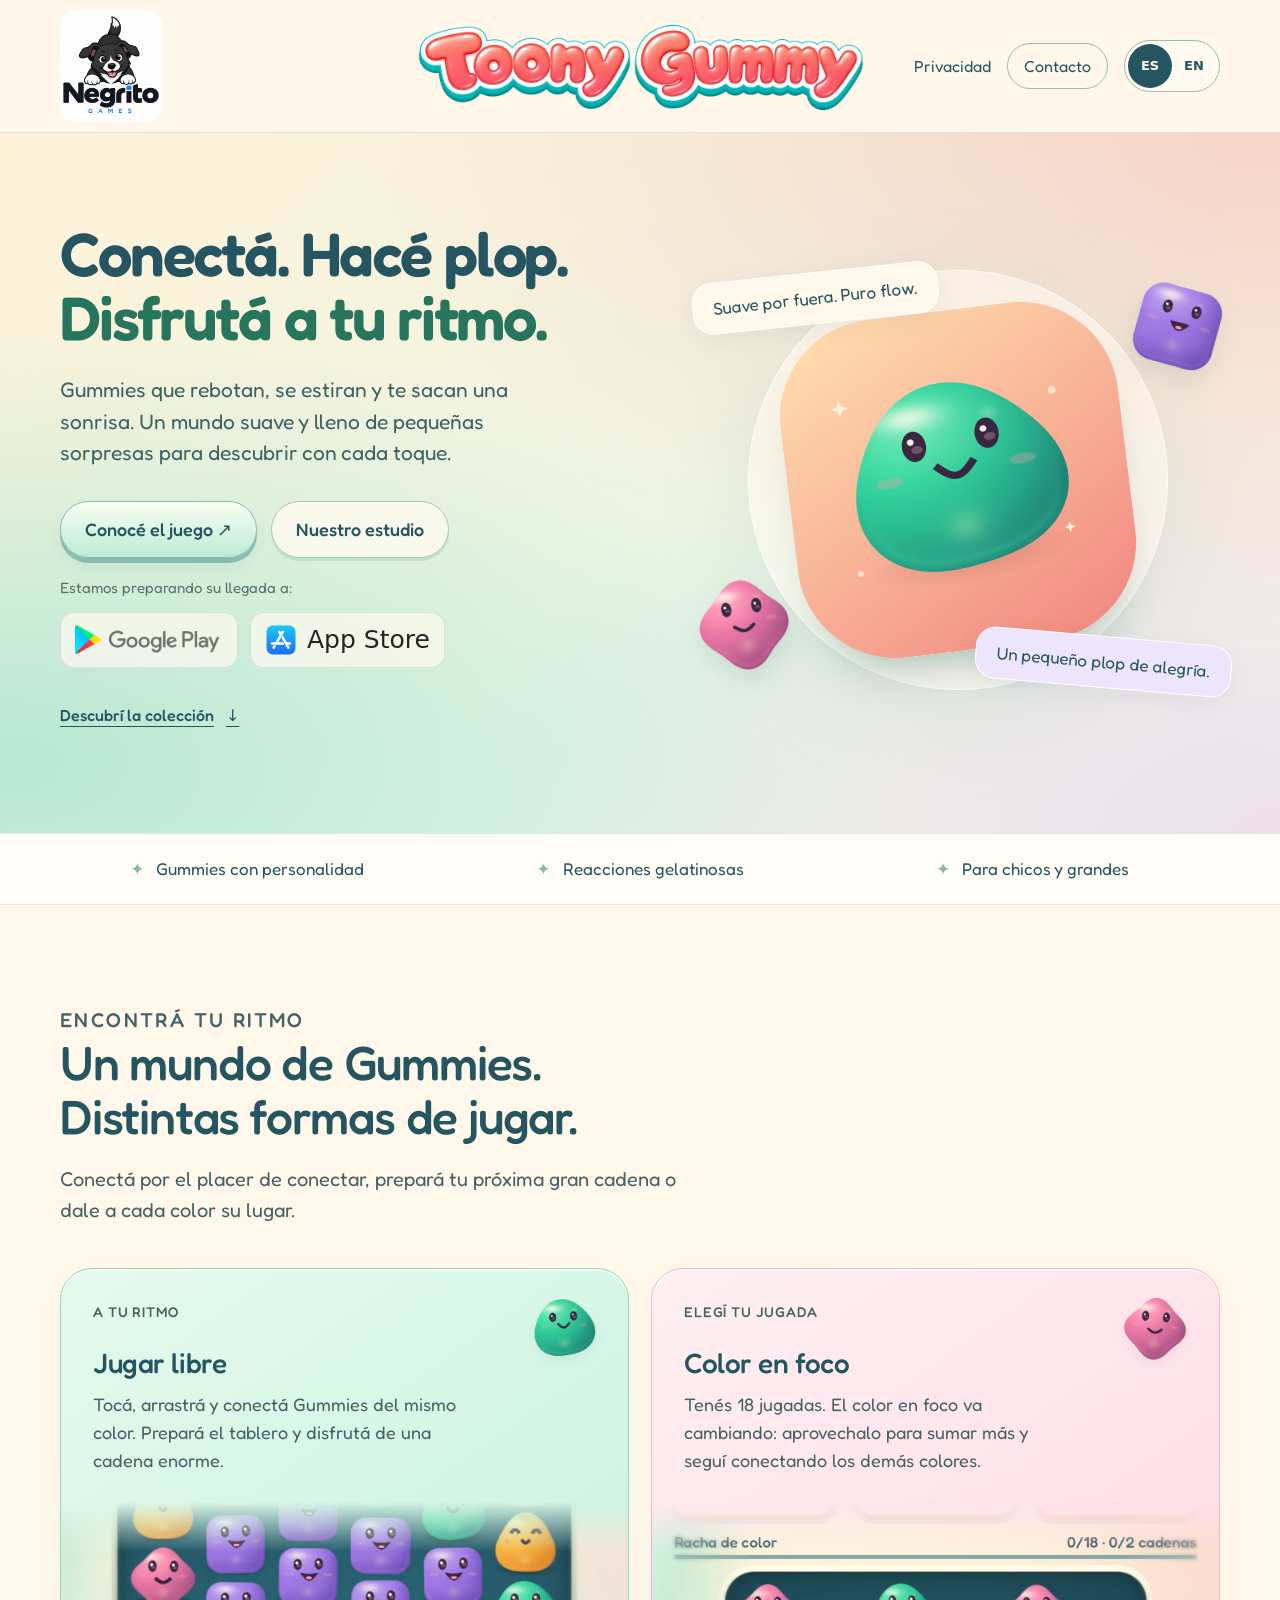
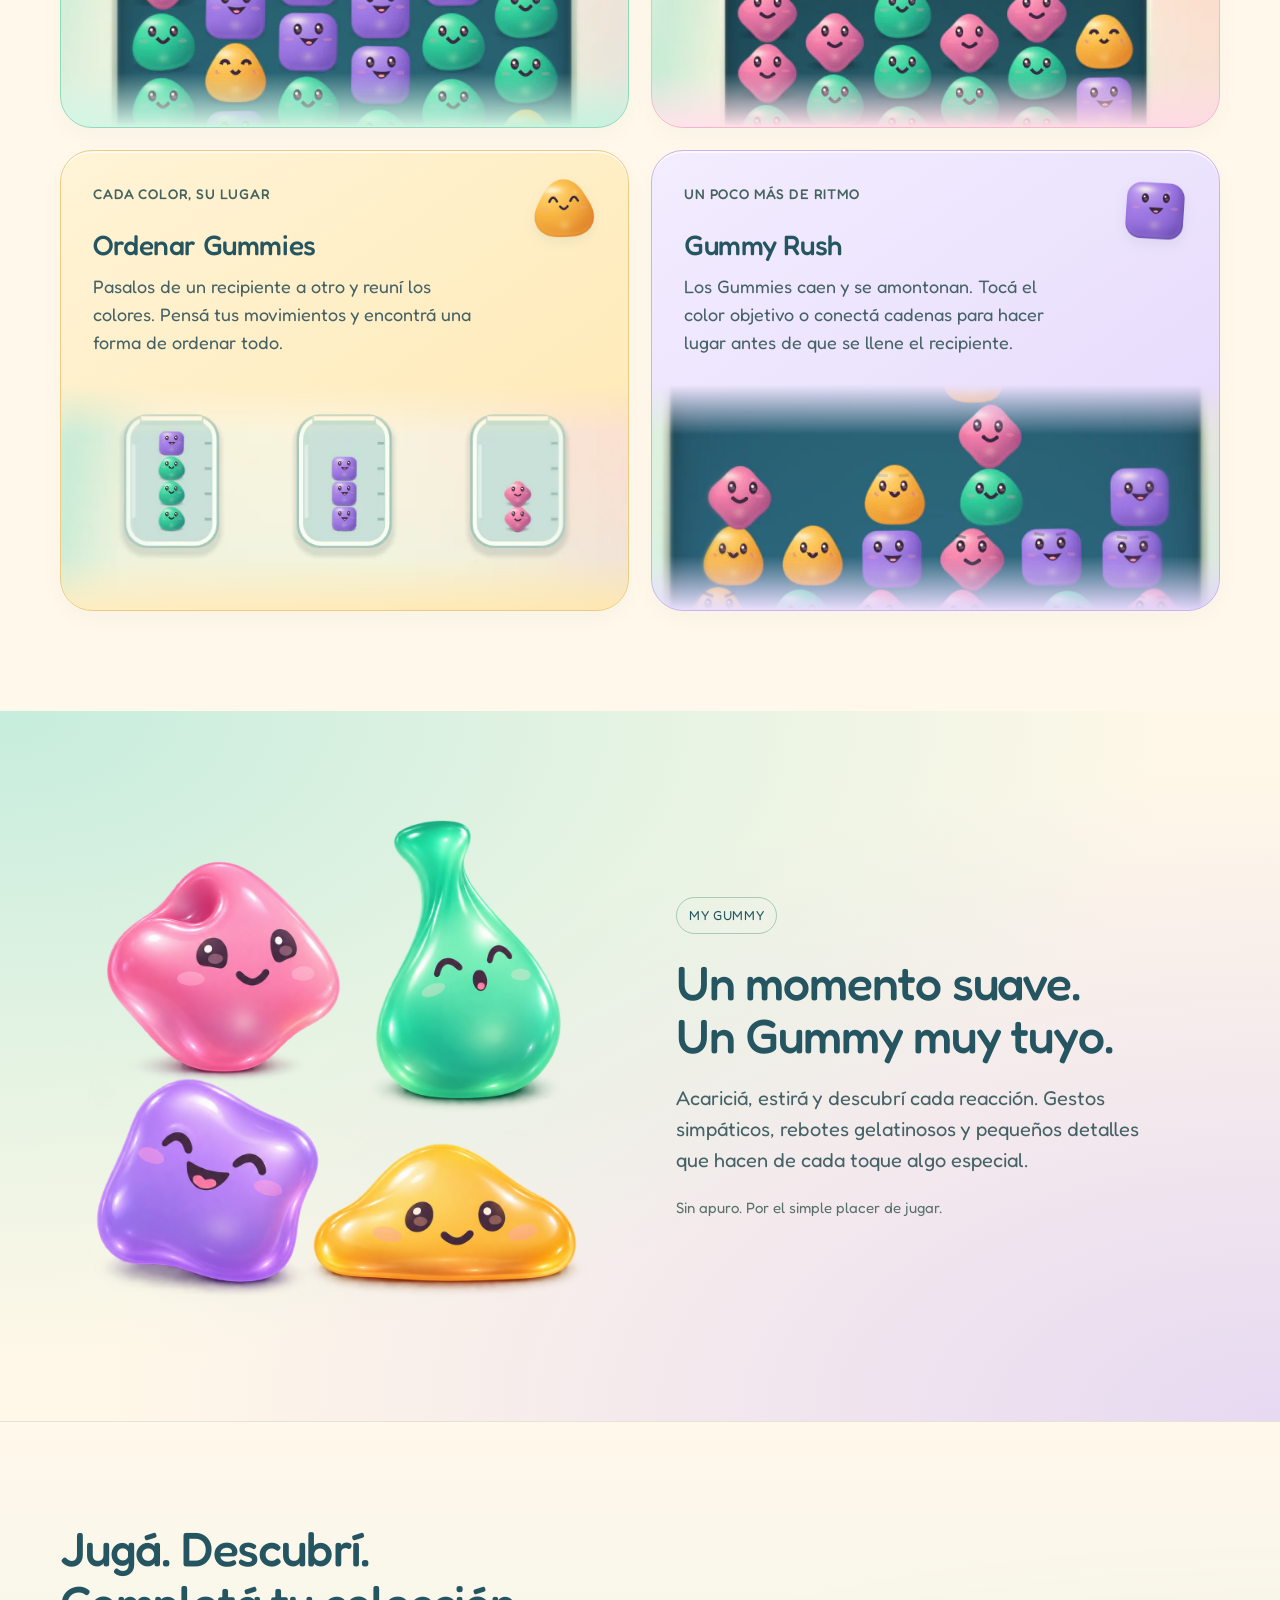
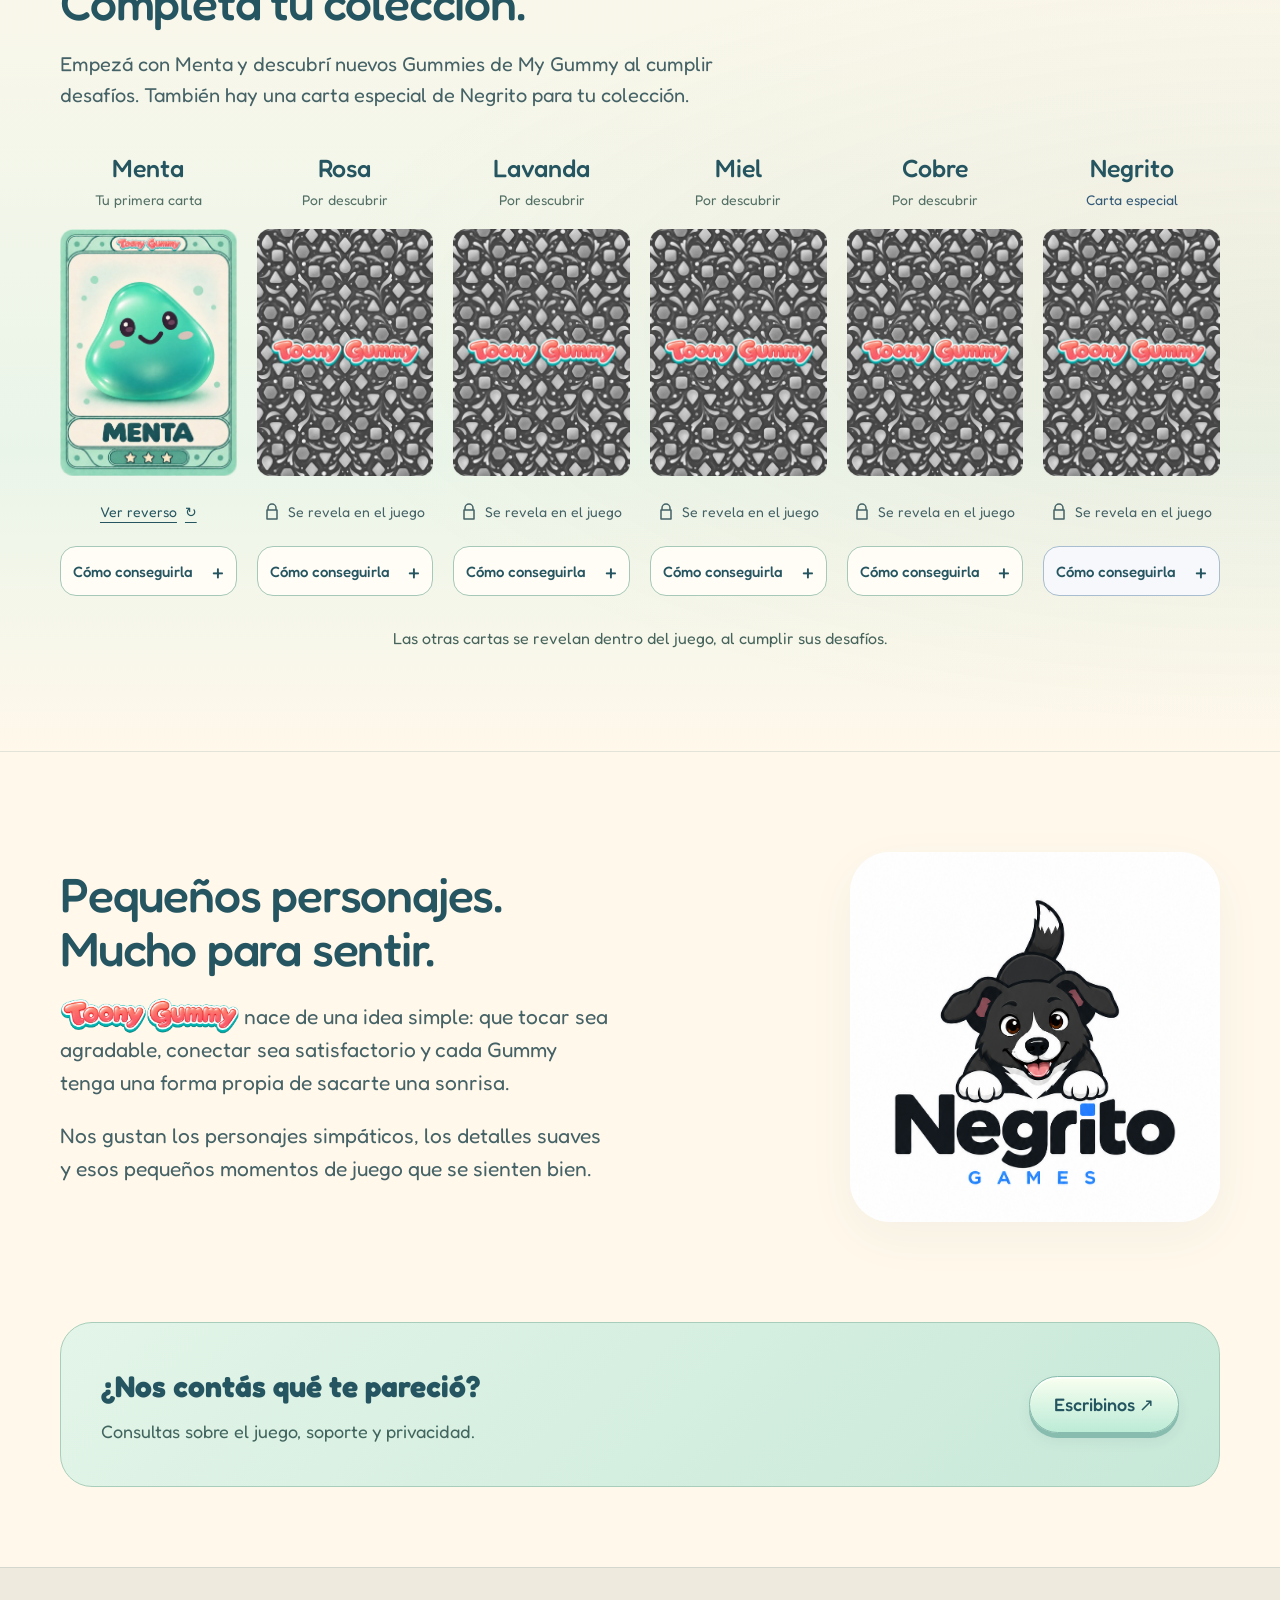
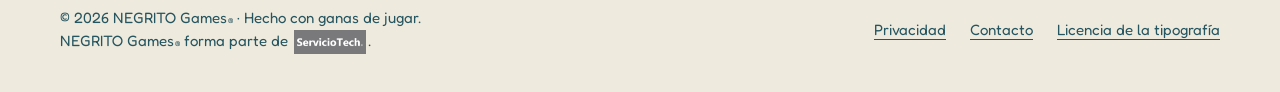
<file: index.html>
<!doctype html>
<html lang="es-AR"><head><meta charset="utf-8"><meta name="viewport" content="width=device-width,initial-scale=1"><meta name="theme-color" content="#fff3d5">
<title>NEGRITO Games® · Toony Gummy</title><meta name="description" content="Conocé Toony Gummy: colores para conectar, Gummies para ordenar y personajes con mucha personalidad."><link rel="canonical" href="https://www.negritogames.com.ar/"><link rel="alternate" hreflang="es" href="https://www.negritogames.com.ar/"><link rel="alternate" hreflang="en" href="https://www.negritogames.com.ar/en/"><link rel="alternate" hreflang="x-default" href="https://www.negritogames.com.ar/">
<meta property="og:title" content="NEGRITO Games® · Toony Gummy"><meta property="og:description" content="Conocé Toony Gummy: colores para conectar, Gummies para ordenar y personajes con mucha personalidad."><meta property="og:type" content="website"><meta property="og:url" content="https://www.negritogames.com.ar/"><meta property="og:image" content="https://www.negritogames.com.ar/assets/toony-icon.png">
<link rel="icon" type="image/png" href="./assets/toony-icon.png"><link rel="stylesheet" href="./site.css?v=e5e79763d32f"></head>
<body><a class="skip" href="#contenido">Ir al contenido</a>
<header class="topbar"><div class="wrap nav nav-with-game">
<a class="studio" href="./" aria-label="NEGRITO Games®, inicio"><span class="studio-crop"><img src="./assets/negrito-games.png?v=21ca5c7ddd40" width="941" height="1672" alt="Logo de NEGRITO Games"></span></a>
<a class="header-game" href="./" aria-label="Toony Gummy, inicio"><span class="header-wordmark"><img src="./assets/toony-gummy.png?v=daf565818d6a" width="2172" height="724" alt="Toony Gummy"></span></a>
<nav class="nav-links" aria-label="Navegación principal"><a href="./toony-gummy/privacidad/">Privacidad</a><a class="contact" href="mailto:serviciotechchivilcoy@gmail.com">Contacto</a><span class="language-switch" role="group" aria-label="Idioma"><a href="./" lang="es" hreflang="es" aria-label="Español" aria-current="page">ES</a><a href="./en/" lang="en" hreflang="en" aria-label="English">EN</a></span></nav>
</div></header><main id="contenido">
<section class="hero" id="toony-gummy"><div class="wrap hero-grid">
<div>
<h1>Conectá. Hacé plop.<br><em>Disfrutá a tu ritmo.</em></h1>
<p class="hero-copy">Gummies que rebotan, se estiran y te sacan una sonrisa. Un mundo suave y lleno de pequeñas sorpresas para descubrir con cada toque.</p>
<div class="actions"><a class="pill primary" href="#modos">Conocé el juego <span aria-hidden="true">&nbsp;↗</span></a><a class="pill secondary" href="#negrito-games">Nuestro estudio</a></div>
<div class="availability"><p>Estamos preparando su llegada a:</p><ul class="store-platforms" aria-label="Tiendas previstas para el lanzamiento"><li class="store-platform"><img class="google-play-wordmark" src="assets/google-play-wordmark.png?v=2bcef13146c7" width="390" height="75" alt="Google Play"></li><li class="store-platform"><img src="assets/app-store-icon.png?v=76ea0b872384" width="32" height="32" alt=""><span>App Store</span></li></ul></div><a class="collection-jump" href="#coleccion">Descubrí la colección <span aria-hidden="true">↓</span></a></div>
<div class="gummy-stage"><div class="halo-disc" aria-hidden="true"></div><div class="stage-tag tag-one">Suave por fuera. Puro flow.</div><img class="app-icon" src="assets/toony-icon.png?v=2274e91011d6" width="2048" height="2048" alt="Gummy menta sonriente, icono de Toony Gummy"><img class="hero-friend friend-rosa" src="assets/gummy-rosa.png?v=f80ca1d0c939" width="2048" height="2048" alt="Gummy rosa con su sonrisa dulce"><img class="hero-friend friend-lavanda" src="assets/gummy-lavanda.png?v=4c5a17d1c0e8" width="2048" height="2048" alt="Gummy lavanda sonriente"><div class="stage-tag tag-two">Un pequeño plop de alegría.</div></div>
</div></section>
<div class="ribbon"><div class="wrap ribbon-inner"><span><b aria-hidden="true">✦</b> Gummies con personalidad</span><span><b aria-hidden="true">✦</b> Reacciones gelatinosas</span><span><b aria-hidden="true">✦</b> Para chicos y grandes</span></div></div>
<section class="section wrap" id="modos"><div class="section-heading"><p class="eyebrow">Encontrá tu ritmo</p><h2>Un mundo de Gummies.<br>Distintas formas de jugar.</h2><p>Conectá por el placer de conectar, prepará tu próxima gran cadena o dale a cada color su lugar.</p></div>
<div class="modes">
<article class="mode mint"><span class="mode-kicker">A tu ritmo</span><img class="mode-gummy" src="assets/gummy-menta.png?v=a4ef413a8108" width="2048" height="2048" alt="Gummy menta" loading="lazy"><h3>Jugar libre</h3><p>Tocá, arrastrá y conectá Gummies del mismo color. Prepará el tablero y disfrutá de una cadena enorme.</p><figure class="mode-preview preview-libre"><img src="assets/play-libre.webp?v=eaea59086145" width="720" height="1280" alt="Un detalle del tablero de Jugar libre" loading="lazy" decoding="async"></figure></article>
<article class="mode pink"><span class="mode-kicker">Elegí tu jugada</span><img class="mode-gummy" src="assets/gummy-rosa.png?v=f80ca1d0c939" width="2048" height="2048" alt="Gummy rosa" loading="lazy"><h3>Color en foco</h3><p>Tenés 18 jugadas. El color en foco va cambiando: aprovechalo para sumar más y seguí conectando los demás colores.</p><figure class="mode-preview preview-foco"><img src="assets/play-foco.webp?v=63ad28a6e670" width="720" height="1280" alt="El objetivo y los Gummies de Color en foco" loading="lazy" decoding="async"></figure></article>
<article class="mode honey"><span class="mode-kicker">Cada color, su lugar</span><img class="mode-gummy" src="assets/gummy-miel.png?v=de48579c2db1" width="2048" height="2048" alt="Gummy miel" loading="lazy"><h3>Ordenar Gummies</h3><p>Pasalos de un recipiente a otro y reuní los colores. Pensá tus movimientos y encontrá una forma de ordenar todo.</p><figure class="mode-preview preview-ordenar"><img src="assets/play-ordenar.webp?v=79db1a5fb711" width="720" height="1280" alt="Recipientes de una partida de Ordenar Gummies" loading="lazy" decoding="async"></figure></article>
<article class="mode lavender"><span class="mode-kicker">Un poco más de ritmo</span><img class="mode-gummy" src="assets/gummy-lavanda.png?v=4c5a17d1c0e8" width="2048" height="2048" alt="Gummy lavanda" loading="lazy"><h3>Gummy Rush</h3><p>Los Gummies caen y se amontonan. Tocá el color objetivo o conectá cadenas para hacer lugar antes de que se llene el recipiente.</p><figure class="mode-preview preview-rush"><img src="assets/play-rush.webp?v=98f9e72c7d3a" width="720" height="1280" alt="Gummies cayendo y apilándose en Gummy Rush" loading="lazy" decoding="async"></figure></article>
</div></section>
<section class="section touch-section"><div class="wrap touch-grid"><figure class="touch-art"><img class="my-gummy-poses" src="assets/my-gummy-static-poses.png?v=0e402f2b65c9" width="1254" height="1254" alt="Cuatro Gummies en poses estáticas con volumen 3D: Rosa presionado, Menta estirado, Lavanda con cosquillas y Miel aplastado" loading="lazy" decoding="async"></figure><div class="touch-copy"><span class="small-label">MY GUMMY</span><h2>Un momento suave.<br>Un Gummy muy tuyo.</h2><p>Acariciá, estirá y descubrí cada reacción. Gestos simpáticos, rebotes gelatinosos y pequeños detalles que hacen de cada toque algo especial.</p><p class="plain-note">Sin apuro. Por el simple placer de jugar.</p></div></div></section>
<section class="section collection-section" id="coleccion" aria-labelledby="collection-title"><div class="wrap"><div class="section-heading"><h2 id="collection-title">Jugá. Descubrí.<br>Completá tu colección.</h2><p>Empezá con Menta y descubrí nuevos Gummies de My Gummy al cumplir desafíos. También hay una carta especial de Negrito para tu colección.</p></div><p class="collection-scroll-hint">Deslizá para recorrer la colección <span aria-hidden="true">→</span></p><ul class="collection-grid" aria-label="Cartas de la colección"><li class="collection-item"><div class="collection-meta"><h3>Menta</h3><p>Tu primera carta</p></div><details class="collection-flip"><summary aria-label="Girar la carta de Menta"><span class="collection-turn" aria-hidden="true"><img class="collection-face" src="assets/card-menta.webp?v=d6a5d7056236" width="720" height="1008" alt="" loading="lazy" decoding="async"><img class="collection-face collection-face-back" src="assets/card-back.webp?v=adda9d8f0c58" width="720" height="1008" alt="" loading="lazy" decoding="async"></span><span class="collection-action"><span class="collection-to-back">Ver reverso</span><span class="collection-to-front">Ver a Menta</span><span aria-hidden="true">↻</span></span></summary><p class="visually-hidden">Reverso gris con el logo original en color. Volvé a activar el control para ver a Menta.</p></details><details class="collection-requirements"><summary>Cómo conseguirla</summary><div><ul><li>Entrá a My Gummy por primera vez y dejá que termine de cargar.</li></ul></div></details></li><li class="collection-item"><div class="collection-meta"><h3>Rosa</h3><p>Por descubrir</p></div><div class="collection-hidden"><img src="assets/card-back.webp?v=adda9d8f0c58" width="720" height="1008" alt="Carta de Rosa oculta: reverso gris con el logo en color" loading="lazy" decoding="async"><p class="collection-action"><svg aria-hidden="true" width="16" height="18" viewBox="0 0 16 18" fill="none"><path d="M4 7V5a4 4 0 0 1 8 0v2M3 7h10v9H3z" stroke="currentColor" stroke-width="1.5" stroke-linecap="round" stroke-linejoin="round"/></svg><span>Se revela en el juego</span></p></div><details class="collection-requirements"><summary>Cómo conseguirla</summary><div><p>Completá ambos desafíos en el juego:</p><ul><li>Conectá 20 cadenas acumuladas en Jugar libre o Color en foco.</li><li>Conectá al menos 8 Gummies en una sola cadena.</li></ul></div></details></li><li class="collection-item"><div class="collection-meta"><h3>Lavanda</h3><p>Por descubrir</p></div><div class="collection-hidden"><img src="assets/card-back.webp?v=adda9d8f0c58" width="720" height="1008" alt="Carta de Lavanda oculta: reverso gris con el logo en color" loading="lazy" decoding="async"><p class="collection-action"><svg aria-hidden="true" width="16" height="18" viewBox="0 0 16 18" fill="none"><path d="M4 7V5a4 4 0 0 1 8 0v2M3 7h10v9H3z" stroke="currentColor" stroke-width="1.5" stroke-linecap="round" stroke-linejoin="round"/></svg><span>Se revela en el juego</span></p></div><details class="collection-requirements"><summary>Cómo conseguirla</summary><div><p>Completá ambos desafíos en el juego:</p><ul><li>Completá 5 partidas de Color en foco.</li><li>Creá 10 especiales en Jugar libre o Color en foco.</li></ul></div></details></li><li class="collection-item"><div class="collection-meta"><h3>Miel</h3><p>Por descubrir</p></div><div class="collection-hidden"><img src="assets/card-back.webp?v=adda9d8f0c58" width="720" height="1008" alt="Carta de Miel oculta: reverso gris con el logo en color" loading="lazy" decoding="async"><p class="collection-action"><svg aria-hidden="true" width="16" height="18" viewBox="0 0 16 18" fill="none"><path d="M4 7V5a4 4 0 0 1 8 0v2M3 7h10v9H3z" stroke="currentColor" stroke-width="1.5" stroke-linecap="round" stroke-linejoin="round"/></svg><span>Se revela en el juego</span></p></div><details class="collection-requirements"><summary>Cómo conseguirla</summary><div><p>Completá ambos desafíos en el juego:</p><ul><li>Superá los primeros 30 niveles de Ordenar Gummies.</li><li>Alcanzá 500 puntos en una partida de Gummy Rush.</li></ul></div></details></li><li class="collection-item"><div class="collection-meta"><h3>Cobre</h3><p>Por descubrir</p></div><div class="collection-hidden"><img src="assets/card-back.webp?v=adda9d8f0c58" width="720" height="1008" alt="Carta de Cobre oculta: reverso gris con el logo en color" loading="lazy" decoding="async"><p class="collection-action"><svg aria-hidden="true" width="16" height="18" viewBox="0 0 16 18" fill="none"><path d="M4 7V5a4 4 0 0 1 8 0v2M3 7h10v9H3z" stroke="currentColor" stroke-width="1.5" stroke-linecap="round" stroke-linejoin="round"/></svg><span>Se revela en el juego</span></p></div><details class="collection-requirements"><summary>Cómo conseguirla</summary><div><p>Completá ambos desafíos en el juego:</p><ul><li>Superá los primeros 100 niveles de Ordenar Gummies.</li><li>Superá los 1000 puntos en una partida de Gummy Rush.</li></ul></div></details></li><li class="collection-item collection-special"><div class="collection-meta"><h3>Negrito</h3><p>Carta especial</p></div><div class="collection-hidden"><img src="assets/card-back.webp?v=adda9d8f0c58" width="720" height="1008" alt="Carta de Negrito oculta: reverso gris con el logo en color" loading="lazy" decoding="async"><p class="collection-action"><svg aria-hidden="true" width="16" height="18" viewBox="0 0 16 18" fill="none"><path d="M4 7V5a4 4 0 0 1 8 0v2M3 7h10v9H3z" stroke="currentColor" stroke-width="1.5" stroke-linecap="round" stroke-linejoin="round"/></svg><span>Se revela en el juego</span></p></div><details class="collection-requirements"><summary>Cómo conseguirla</summary><div><ul><li>Abrí el juego 5 días consecutivos para descubrir sus desafíos.</li></ul><p class="collection-special-note">Una carta especial de colección, sin personaje jugable en My Gummy.</p></div></details></li></ul><p class="collection-note">Las otras cartas se revelan dentro del juego, al cumplir sus desafíos.</p></div></section>
<section class="section wrap" id="negrito-games"><div class="about-grid"><div class="about-copy"><h2>Pequeños personajes.<br>Mucho para sentir.</h2><p><span class="toony-wordmark"><img src="./assets/toony-gummy.png?v=daf565818d6a" width="2172" height="724" alt="Toony Gummy"></span> nace de una idea simple: que tocar sea agradable, conectar sea satisfactorio y cada Gummy tenga una forma propia de sacarte una sonrisa.</p><p>Nos gustan los personajes simpáticos, los detalles suaves y esos pequeños momentos de juego que se sienten bien.</p></div><figure class="brand-card"><img src="assets/negrito-games.png?v=21ca5c7ddd40" width="941" height="1672" alt="Negrito, el perrito del logo de NEGRITO Games" loading="lazy"></figure></div></section>
<section class="wrap" style="padding-bottom:80px"><div class="contact-band"><div><h2>¿Nos contás qué te pareció?</h2><p>Consultas sobre el juego, soporte y privacidad.</p></div><a class="pill primary" href="mailto:serviciotechchivilcoy@gmail.com">Escribinos <span aria-hidden="true">&nbsp;↗</span></a></div></section>
</main><footer class="footer"><div class="wrap footer-inner"><div><span>© 2026 NEGRITO Games<span class="registered">®</span> · Hecho con ganas de jugar.</span><br><span>NEGRITO Games<span class="registered">®</span> forma parte de <a class="serviciotech-link" href="https://www.serviciotech.com.ar/" target="_blank" rel="noopener noreferrer"><img class="serviciotech-logo" src="./assets/serviciotech-logo.png?v=439c7f5a1507" width="480" height="160" alt="ServicioTech®"></a>.</span></div><div class="footer-links"><a href="./toony-gummy/privacidad/">Privacidad</a><a href="mailto:serviciotechchivilcoy@gmail.com">Contacto</a><a href="./assets/OFL.txt">Licencia de la tipografía</a></div></div></footer></body></html>
</file>
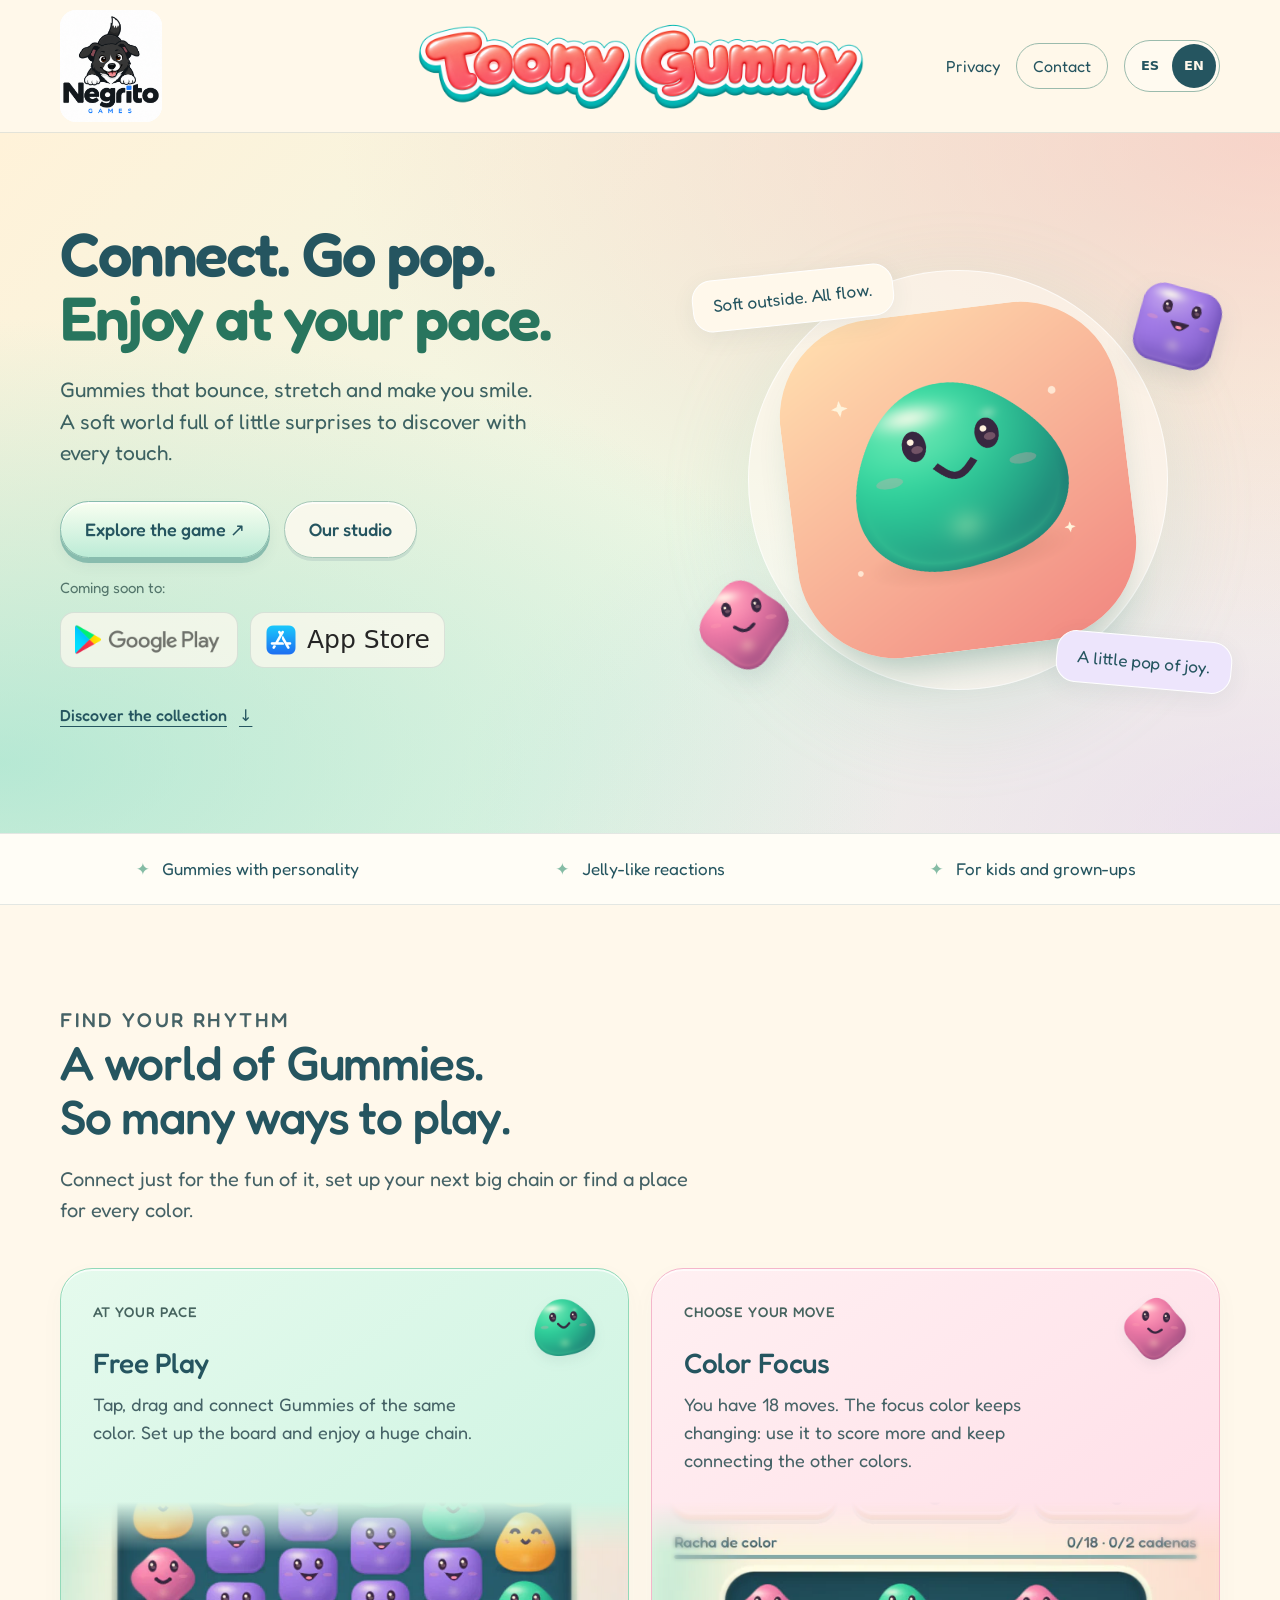
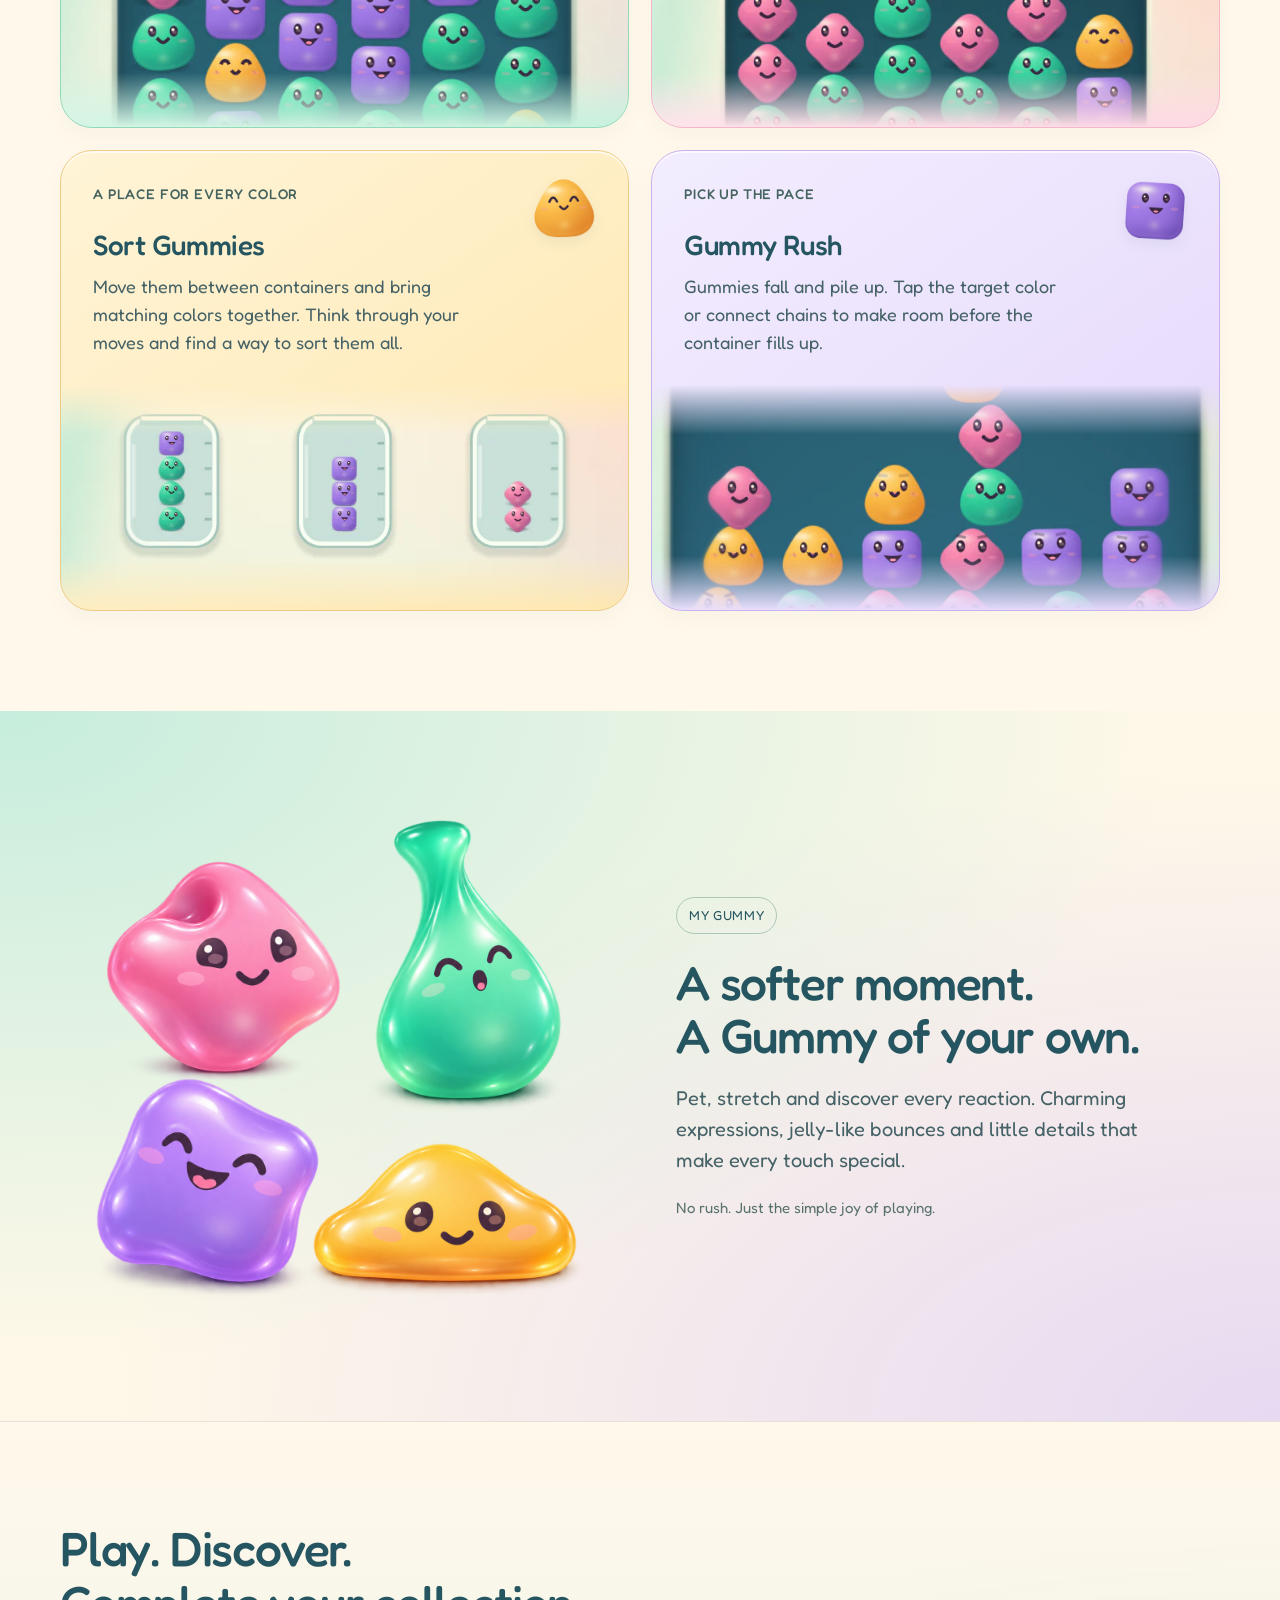
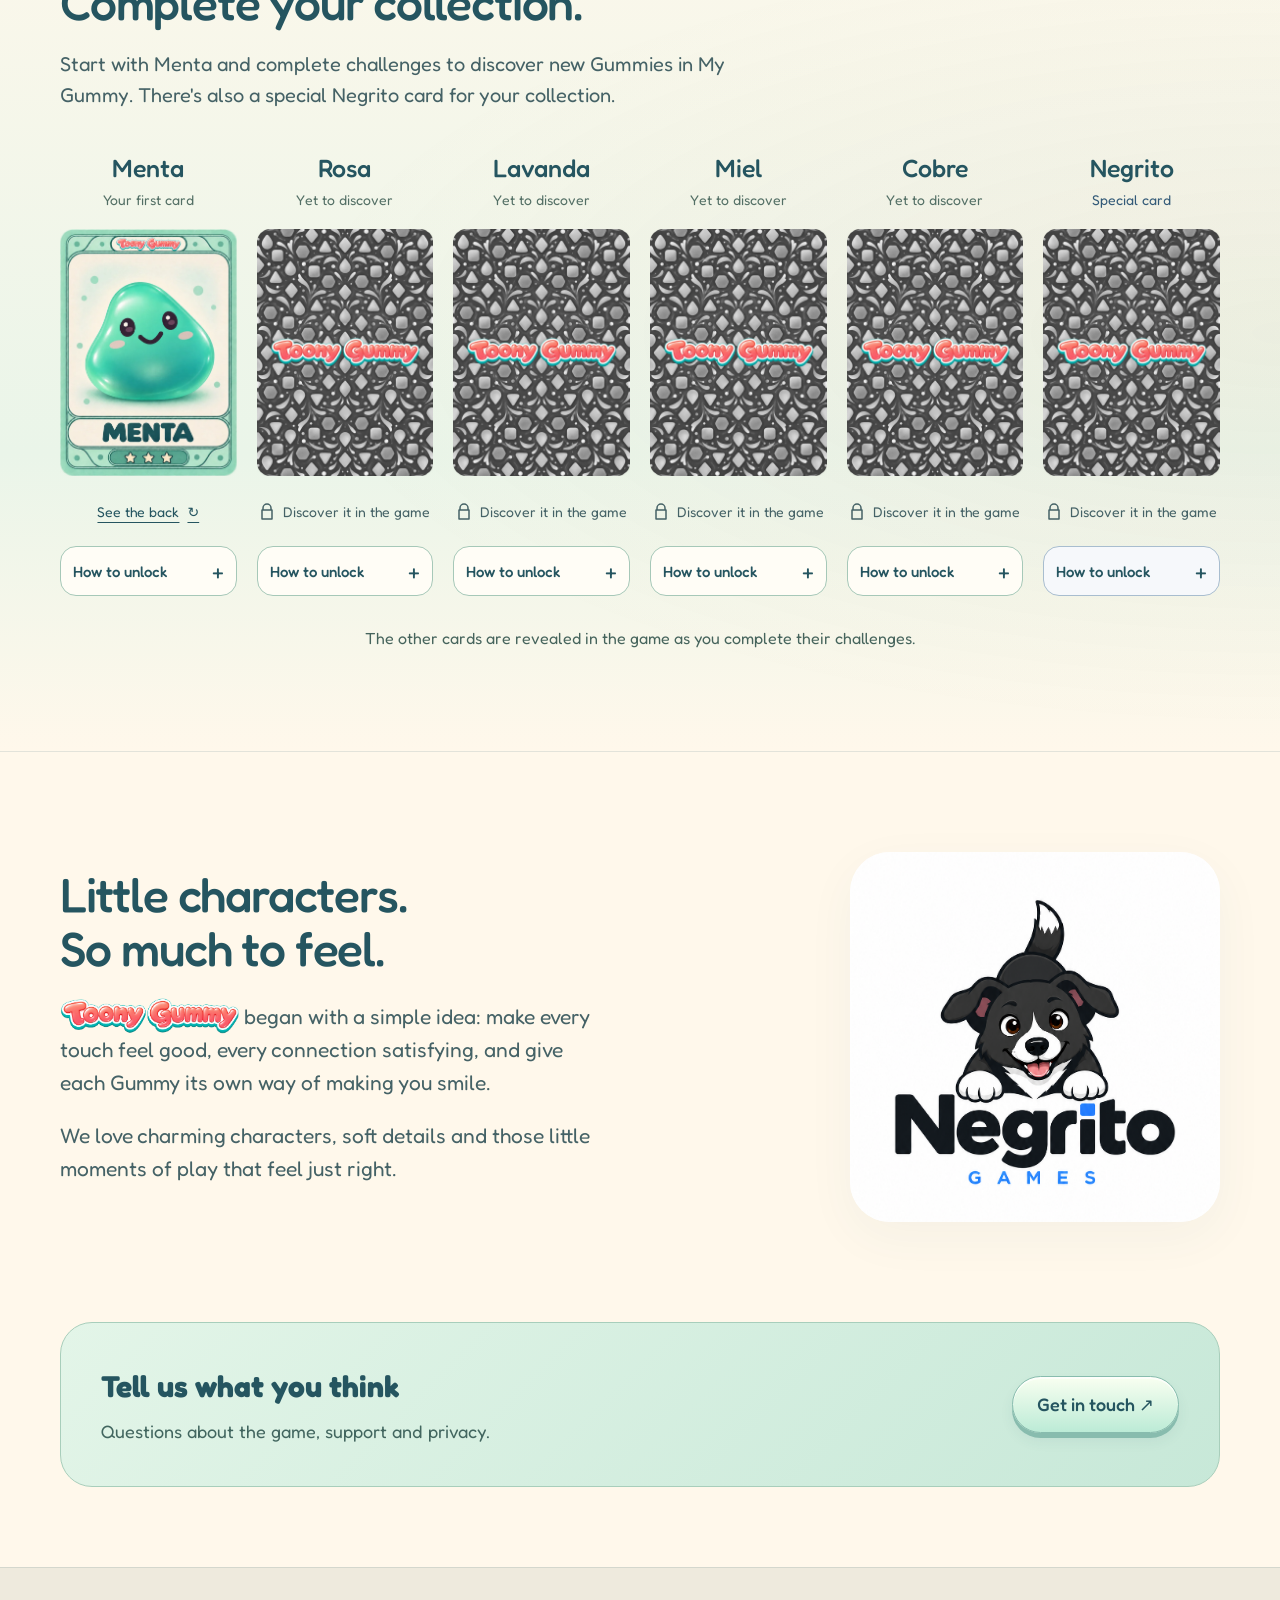
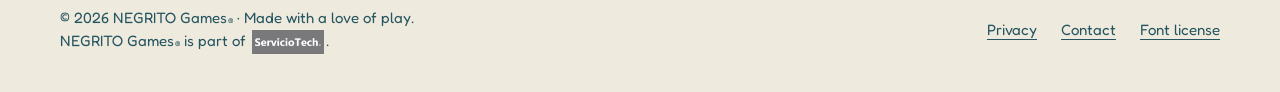
<file: en/index.html>
<!doctype html>
<html lang="en"><head><meta charset="utf-8"><meta name="viewport" content="width=device-width,initial-scale=1"><meta name="theme-color" content="#fff3d5">
<title>NEGRITO Games® · Toony Gummy</title><meta name="description" content="Meet Toony Gummy: colors to connect, Gummies to sort and characters full of personality."><link rel="canonical" href="https://www.negritogames.com.ar/en/"><link rel="alternate" hreflang="es" href="https://www.negritogames.com.ar/"><link rel="alternate" hreflang="en" href="https://www.negritogames.com.ar/en/"><link rel="alternate" hreflang="x-default" href="https://www.negritogames.com.ar/">
<meta property="og:title" content="NEGRITO Games® · Toony Gummy"><meta property="og:description" content="Meet Toony Gummy: colors to connect, Gummies to sort and characters full of personality."><meta property="og:type" content="website"><meta property="og:url" content="https://www.negritogames.com.ar/en/"><meta property="og:image" content="https://www.negritogames.com.ar/assets/toony-icon.png">
<link rel="icon" type="image/png" href="../assets/toony-icon.png"><link rel="stylesheet" href="../site.css?v=e5e79763d32f"></head>
<body><a class="skip" href="#contenido">Skip to content</a>
<header class="topbar"><div class="wrap nav nav-with-game">
<a class="studio" href="../en/" aria-label="NEGRITO Games®, home"><span class="studio-crop"><img src="../assets/negrito-games.png?v=21ca5c7ddd40" width="941" height="1672" alt="NEGRITO Games logo"></span></a>
<a class="header-game" href="../en/" aria-label="Toony Gummy, home"><span class="header-wordmark"><img src="../assets/toony-gummy.png?v=daf565818d6a" width="2172" height="724" alt="Toony Gummy"></span></a>
<nav class="nav-links" aria-label="Main navigation"><a href="../en/toony-gummy/privacy/">Privacy</a><a class="contact" href="mailto:serviciotechchivilcoy@gmail.com">Contact</a><span class="language-switch" role="group" aria-label="Language"><a href="../" lang="es" hreflang="es" aria-label="Español">ES</a><a href="../en/" lang="en" hreflang="en" aria-label="English" aria-current="page">EN</a></span></nav>
</div></header><main id="contenido">
<section class="hero" id="toony-gummy"><div class="wrap hero-grid">
<div>
<h1>Connect. Go pop.<br><em>Enjoy at your pace.</em></h1>
<p class="hero-copy">Gummies that bounce, stretch and make you smile. A soft world full of little surprises to discover with every touch.</p>
<div class="actions"><a class="pill primary" href="#modos">Explore the game <span aria-hidden="true">&nbsp;↗</span></a><a class="pill secondary" href="#negrito-games">Our studio</a></div>
<div class="availability"><p>Coming soon to:</p><ul class="store-platforms" aria-label="Planned launch platforms"><li class="store-platform"><img class="google-play-wordmark" src="../assets/google-play-wordmark.png?v=2bcef13146c7" width="390" height="75" alt="Google Play"></li><li class="store-platform"><img src="../assets/app-store-icon.png?v=76ea0b872384" width="32" height="32" alt=""><span>App Store</span></li></ul></div><a class="collection-jump" href="#coleccion">Discover the collection <span aria-hidden="true">↓</span></a></div>
<div class="gummy-stage"><div class="halo-disc" aria-hidden="true"></div><div class="stage-tag tag-one">Soft outside. All flow.</div><img class="app-icon" src="../assets/toony-icon.png?v=2274e91011d6" width="2048" height="2048" alt="Smiling mint Gummy, Toony Gummy app icon"><img class="hero-friend friend-rosa" src="../assets/gummy-rosa.png?v=f80ca1d0c939" width="2048" height="2048" alt="Pink Gummy with a sweet smile"><img class="hero-friend friend-lavanda" src="../assets/gummy-lavanda.png?v=4c5a17d1c0e8" width="2048" height="2048" alt="Smiling lavender Gummy"><div class="stage-tag tag-two">A little pop of joy.</div></div>
</div></section>
<div class="ribbon"><div class="wrap ribbon-inner"><span><b aria-hidden="true">✦</b> Gummies with personality</span><span><b aria-hidden="true">✦</b> Jelly-like reactions</span><span><b aria-hidden="true">✦</b> For kids and grown-ups</span></div></div>
<section class="section wrap" id="modos"><div class="section-heading"><p class="eyebrow">Find your rhythm</p><h2>A world of Gummies.<br>So many ways to play.</h2><p>Connect just for the fun of it, set up your next big chain or find a place for every color.</p></div>
<div class="modes">
<article class="mode mint"><span class="mode-kicker">At your pace</span><img class="mode-gummy" src="../assets/gummy-menta.png?v=a4ef413a8108" width="2048" height="2048" alt="Mint Gummy" loading="lazy"><h3>Free Play</h3><p>Tap, drag and connect Gummies of the same color. Set up the board and enjoy a huge chain.</p><figure class="mode-preview preview-libre"><img src="../assets/play-libre.webp?v=eaea59086145" width="720" height="1280" alt="A close-up of the Free Play board" loading="lazy" decoding="async"></figure></article>
<article class="mode pink"><span class="mode-kicker">Choose your move</span><img class="mode-gummy" src="../assets/gummy-rosa.png?v=f80ca1d0c939" width="2048" height="2048" alt="Pink Gummy" loading="lazy"><h3>Color Focus</h3><p>You have 18 moves. The focus color keeps changing: use it to score more and keep connecting the other colors.</p><figure class="mode-preview preview-foco"><img src="../assets/play-foco.webp?v=63ad28a6e670" width="720" height="1280" alt="The target and Gummies in Color Focus" loading="lazy" decoding="async"></figure></article>
<article class="mode honey"><span class="mode-kicker">A place for every color</span><img class="mode-gummy" src="../assets/gummy-miel.png?v=de48579c2db1" width="2048" height="2048" alt="Honey Gummy" loading="lazy"><h3>Sort Gummies</h3><p>Move them between containers and bring matching colors together. Think through your moves and find a way to sort them all.</p><figure class="mode-preview preview-ordenar"><img src="../assets/play-ordenar.webp?v=79db1a5fb711" width="720" height="1280" alt="Containers in a game of Sort Gummies" loading="lazy" decoding="async"></figure></article>
<article class="mode lavender"><span class="mode-kicker">Pick up the pace</span><img class="mode-gummy" src="../assets/gummy-lavanda.png?v=4c5a17d1c0e8" width="2048" height="2048" alt="Lavender Gummy" loading="lazy"><h3>Gummy Rush</h3><p>Gummies fall and pile up. Tap the target color or connect chains to make room before the container fills up.</p><figure class="mode-preview preview-rush"><img src="../assets/play-rush.webp?v=98f9e72c7d3a" width="720" height="1280" alt="Gummies falling and piling up in Gummy Rush" loading="lazy" decoding="async"></figure></article>
</div></section>
<section class="section touch-section"><div class="wrap touch-grid"><figure class="touch-art"><img class="my-gummy-poses" src="../assets/my-gummy-static-poses.png?v=0e402f2b65c9" width="1254" height="1254" alt="Four Gummies in static 3D poses: pressed Pink, stretched Mint, tickled Lavender and squashed Honey" loading="lazy" decoding="async"></figure><div class="touch-copy"><span class="small-label">MY GUMMY</span><h2>A softer moment.<br>A Gummy of your own.</h2><p>Pet, stretch and discover every reaction. Charming expressions, jelly-like bounces and little details that make every touch special.</p><p class="plain-note">No rush. Just the simple joy of playing.</p></div></div></section>
<section class="section collection-section" id="coleccion" aria-labelledby="collection-title"><div class="wrap"><div class="section-heading"><h2 id="collection-title">Play. Discover.<br>Complete your collection.</h2><p>Start with Menta and complete challenges to discover new Gummies in My Gummy. There&#x27;s also a special Negrito card for your collection.</p></div><p class="collection-scroll-hint">Swipe to explore the collection <span aria-hidden="true">→</span></p><ul class="collection-grid" aria-label="Collection cards"><li class="collection-item"><div class="collection-meta"><h3>Menta</h3><p>Your first card</p></div><details class="collection-flip"><summary aria-label="Turn Menta&#x27;s card"><span class="collection-turn" aria-hidden="true"><img class="collection-face" src="../assets/card-menta.webp?v=d6a5d7056236" width="720" height="1008" alt="" loading="lazy" decoding="async"><img class="collection-face collection-face-back" src="../assets/card-back.webp?v=adda9d8f0c58" width="720" height="1008" alt="" loading="lazy" decoding="async"></span><span class="collection-action"><span class="collection-to-back">See the back</span><span class="collection-to-front">See Menta</span><span aria-hidden="true">↻</span></span></summary><p class="visually-hidden">Gray card back with the original logo in color. Activate the control again to see Menta.</p></details><details class="collection-requirements"><summary>How to unlock</summary><div><ul><li>Enter My Gummy for the first time and let it finish loading.</li></ul></div></details></li><li class="collection-item"><div class="collection-meta"><h3>Rosa</h3><p>Yet to discover</p></div><div class="collection-hidden"><img src="../assets/card-back.webp?v=adda9d8f0c58" width="720" height="1008" alt="Rosa&#x27;s card is hidden: gray back with the logo in color" loading="lazy" decoding="async"><p class="collection-action"><svg aria-hidden="true" width="16" height="18" viewBox="0 0 16 18" fill="none"><path d="M4 7V5a4 4 0 0 1 8 0v2M3 7h10v9H3z" stroke="currentColor" stroke-width="1.5" stroke-linecap="round" stroke-linejoin="round"/></svg><span>Discover it in the game</span></p></div><details class="collection-requirements"><summary>How to unlock</summary><div><p>Complete both challenges in the game:</p><ul><li>Connect a total of 20 chains in Free Play or Color Focus.</li><li>Connect at least 8 Gummies in a single chain.</li></ul></div></details></li><li class="collection-item"><div class="collection-meta"><h3>Lavanda</h3><p>Yet to discover</p></div><div class="collection-hidden"><img src="../assets/card-back.webp?v=adda9d8f0c58" width="720" height="1008" alt="Lavanda&#x27;s card is hidden: gray back with the logo in color" loading="lazy" decoding="async"><p class="collection-action"><svg aria-hidden="true" width="16" height="18" viewBox="0 0 16 18" fill="none"><path d="M4 7V5a4 4 0 0 1 8 0v2M3 7h10v9H3z" stroke="currentColor" stroke-width="1.5" stroke-linecap="round" stroke-linejoin="round"/></svg><span>Discover it in the game</span></p></div><details class="collection-requirements"><summary>How to unlock</summary><div><p>Complete both challenges in the game:</p><ul><li>Complete 5 games of Color Focus.</li><li>Create 10 specials in Free Play or Color Focus.</li></ul></div></details></li><li class="collection-item"><div class="collection-meta"><h3>Miel</h3><p>Yet to discover</p></div><div class="collection-hidden"><img src="../assets/card-back.webp?v=adda9d8f0c58" width="720" height="1008" alt="Miel&#x27;s card is hidden: gray back with the logo in color" loading="lazy" decoding="async"><p class="collection-action"><svg aria-hidden="true" width="16" height="18" viewBox="0 0 16 18" fill="none"><path d="M4 7V5a4 4 0 0 1 8 0v2M3 7h10v9H3z" stroke="currentColor" stroke-width="1.5" stroke-linecap="round" stroke-linejoin="round"/></svg><span>Discover it in the game</span></p></div><details class="collection-requirements"><summary>How to unlock</summary><div><p>Complete both challenges in the game:</p><ul><li>Beat the first 30 levels of Sort Gummies.</li><li>Reach 500 points in a single game of Gummy Rush.</li></ul></div></details></li><li class="collection-item"><div class="collection-meta"><h3>Cobre</h3><p>Yet to discover</p></div><div class="collection-hidden"><img src="../assets/card-back.webp?v=adda9d8f0c58" width="720" height="1008" alt="Cobre&#x27;s card is hidden: gray back with the logo in color" loading="lazy" decoding="async"><p class="collection-action"><svg aria-hidden="true" width="16" height="18" viewBox="0 0 16 18" fill="none"><path d="M4 7V5a4 4 0 0 1 8 0v2M3 7h10v9H3z" stroke="currentColor" stroke-width="1.5" stroke-linecap="round" stroke-linejoin="round"/></svg><span>Discover it in the game</span></p></div><details class="collection-requirements"><summary>How to unlock</summary><div><p>Complete both challenges in the game:</p><ul><li>Beat the first 100 levels of Sort Gummies.</li><li>Score more than 1000 points in a single game of Gummy Rush.</li></ul></div></details></li><li class="collection-item collection-special"><div class="collection-meta"><h3>Negrito</h3><p>Special card</p></div><div class="collection-hidden"><img src="../assets/card-back.webp?v=adda9d8f0c58" width="720" height="1008" alt="Negrito&#x27;s card is hidden: gray back with the logo in color" loading="lazy" decoding="async"><p class="collection-action"><svg aria-hidden="true" width="16" height="18" viewBox="0 0 16 18" fill="none"><path d="M4 7V5a4 4 0 0 1 8 0v2M3 7h10v9H3z" stroke="currentColor" stroke-width="1.5" stroke-linecap="round" stroke-linejoin="round"/></svg><span>Discover it in the game</span></p></div><details class="collection-requirements"><summary>How to unlock</summary><div><ul><li>Open the game on 5 consecutive days to discover its challenges.</li></ul><p class="collection-special-note">A special collectible card, without a playable character in My Gummy.</p></div></details></li></ul><p class="collection-note">The other cards are revealed in the game as you complete their challenges.</p></div></section>
<section class="section wrap" id="negrito-games"><div class="about-grid"><div class="about-copy"><h2>Little characters.<br>So much to feel.</h2><p><span class="toony-wordmark"><img src="../assets/toony-gummy.png?v=daf565818d6a" width="2172" height="724" alt="Toony Gummy"></span> began with a simple idea: make every touch feel good, every connection satisfying, and give each Gummy its own way of making you smile.</p><p>We love charming characters, soft details and those little moments of play that feel just right.</p></div><figure class="brand-card"><img src="../assets/negrito-games.png?v=21ca5c7ddd40" width="941" height="1672" alt="Negrito, the little dog in the NEGRITO Games logo" loading="lazy"></figure></div></section>
<section class="wrap" style="padding-bottom:80px"><div class="contact-band"><div><h2>Tell us what you think</h2><p>Questions about the game, support and privacy.</p></div><a class="pill primary" href="mailto:serviciotechchivilcoy@gmail.com">Get in touch <span aria-hidden="true">&nbsp;↗</span></a></div></section>
</main><footer class="footer"><div class="wrap footer-inner"><div><span>© 2026 NEGRITO Games<span class="registered">®</span> · Made with a love of play.</span><br><span>NEGRITO Games<span class="registered">®</span> is part of <a class="serviciotech-link" href="https://www.serviciotech.com.ar/" target="_blank" rel="noopener noreferrer"><img class="serviciotech-logo" src="../assets/serviciotech-logo.png?v=439c7f5a1507" width="480" height="160" alt="ServicioTech®"></a>.</span></div><div class="footer-links"><a href="../en/toony-gummy/privacy/">Privacy</a><a href="mailto:serviciotechchivilcoy@gmail.com">Contact</a><a href="../assets/OFL.txt">Font license</a></div></div></footer></body></html>
</file>
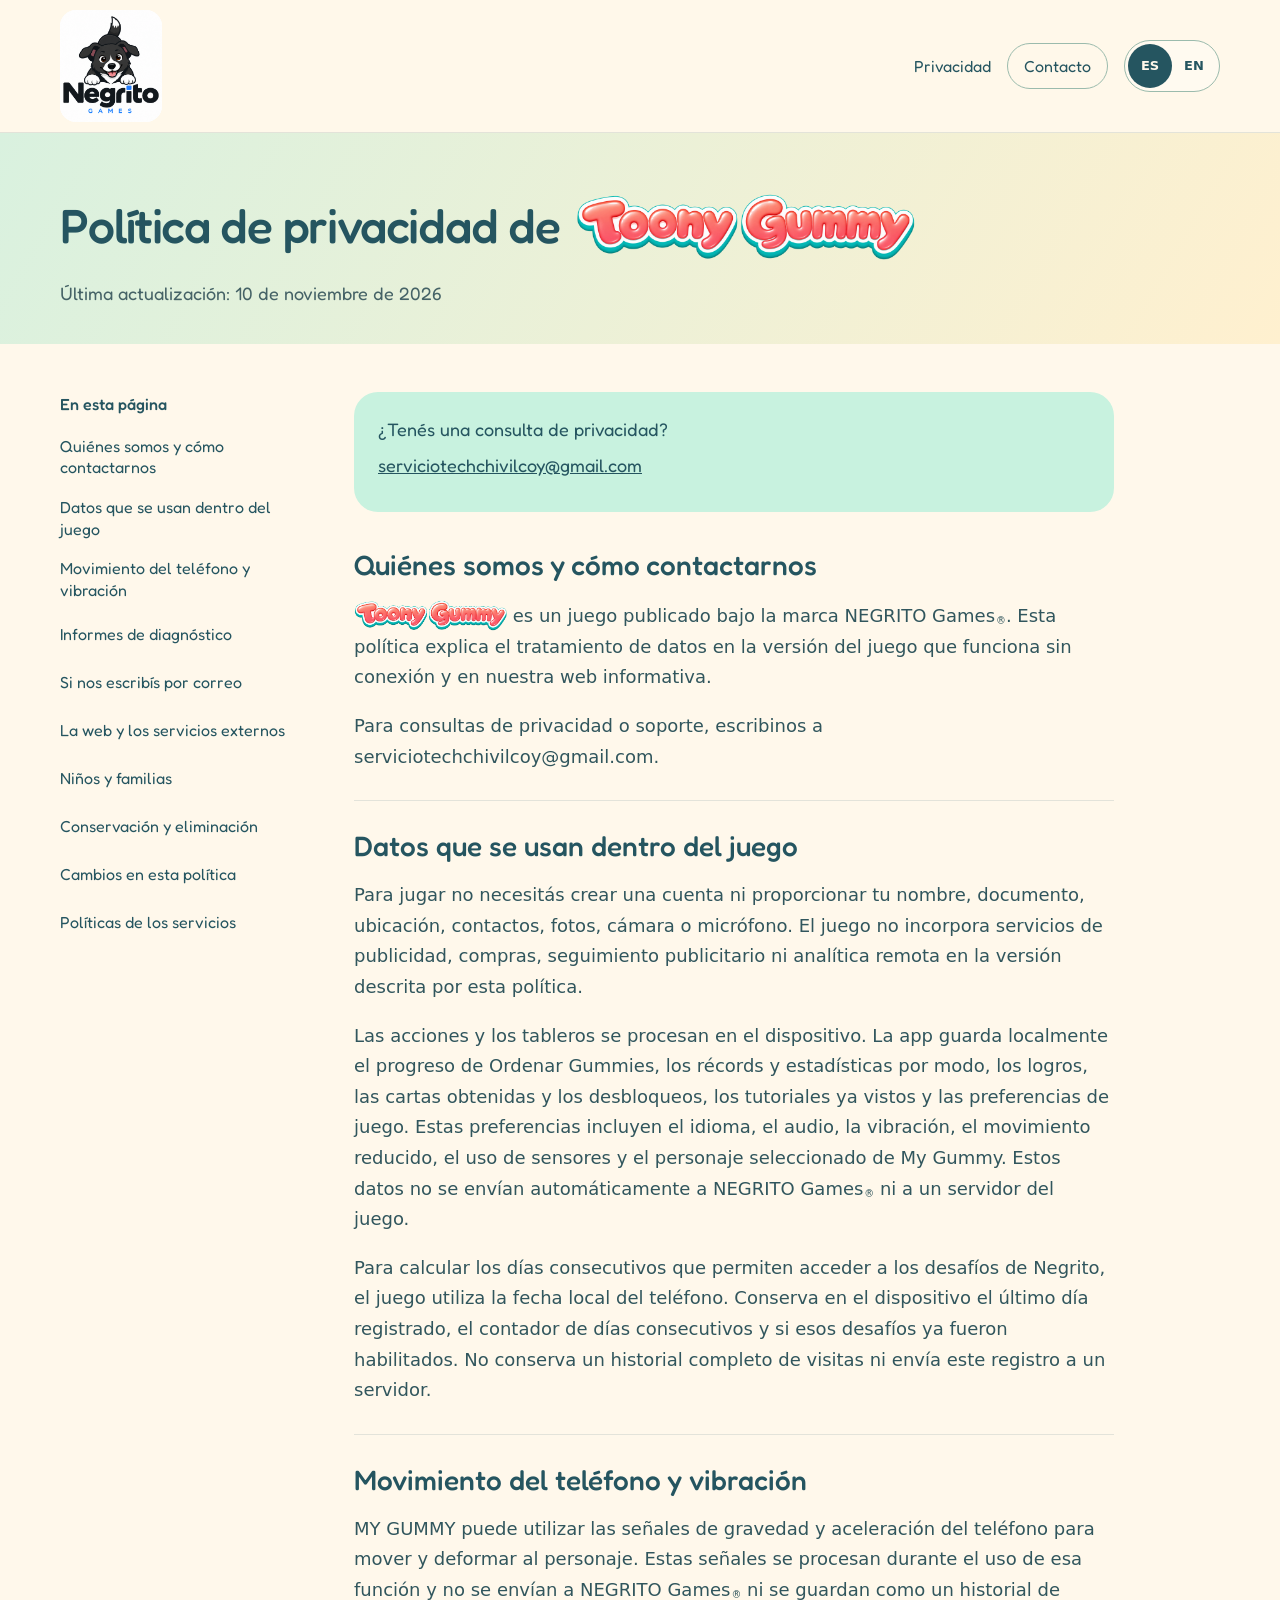
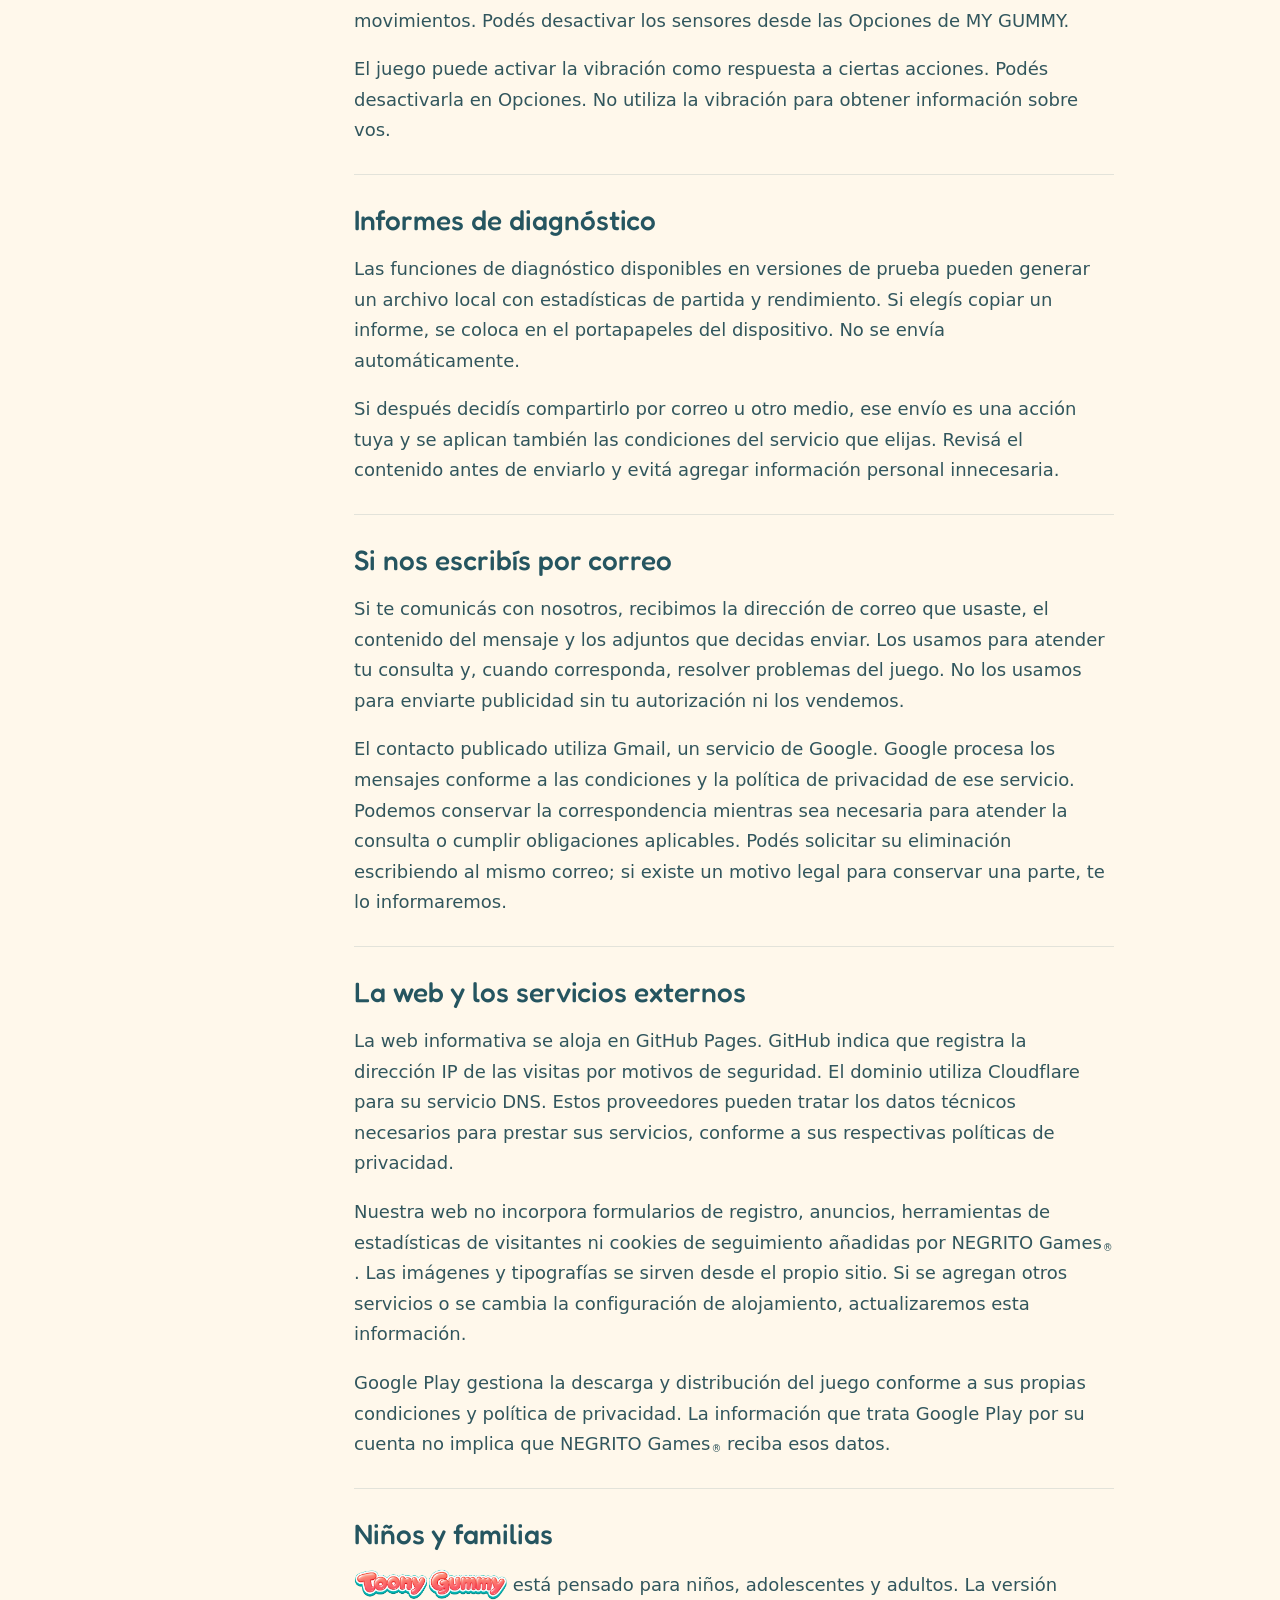
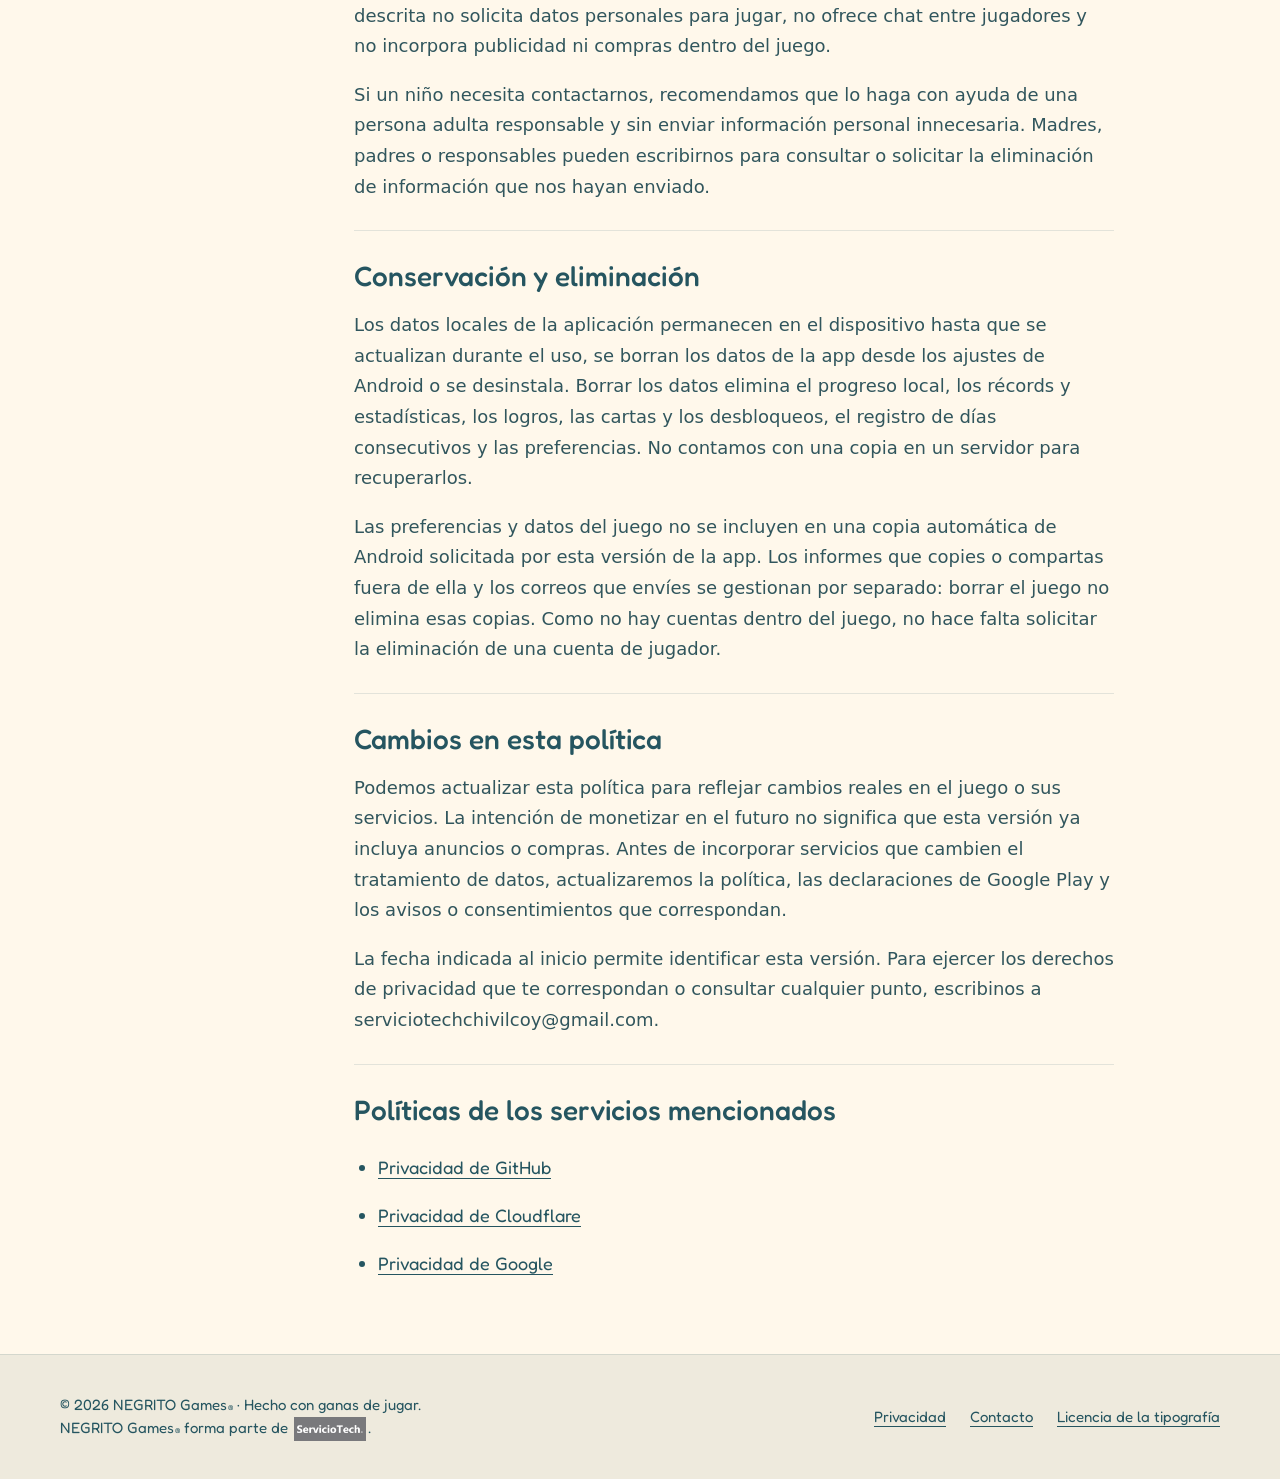
<file: toony-gummy/privacidad/index.html>
<!doctype html>
<html lang="es-AR"><head><meta charset="utf-8"><meta name="viewport" content="width=device-width,initial-scale=1"><meta name="theme-color" content="#fff3d5">
<title>Política de privacidad de Toony Gummy · NEGRITO Games®</title><meta name="description" content="Cómo Toony Gummy y la web de NEGRITO Games® tratan los datos. Información sobre juego sin conexión, soporte y privacidad."><link rel="canonical" href="https://www.negritogames.com.ar/toony-gummy/privacidad/"><link rel="alternate" hreflang="es" href="https://www.negritogames.com.ar/toony-gummy/privacidad/"><link rel="alternate" hreflang="en" href="https://www.negritogames.com.ar/en/toony-gummy/privacy/"><link rel="alternate" hreflang="x-default" href="https://www.negritogames.com.ar/toony-gummy/privacidad/">
<meta property="og:title" content="Política de privacidad de Toony Gummy · NEGRITO Games®"><meta property="og:description" content="Cómo Toony Gummy y la web de NEGRITO Games® tratan los datos. Información sobre juego sin conexión, soporte y privacidad."><meta property="og:type" content="website"><meta property="og:url" content="https://www.negritogames.com.ar/toony-gummy/privacidad/"><meta property="og:image" content="https://www.negritogames.com.ar/assets/toony-icon.png">
<link rel="icon" type="image/png" href="../../assets/toony-icon.png"><link rel="stylesheet" href="../../site.css?v=e5e79763d32f"></head>
<body><a class="skip" href="#contenido">Ir al contenido</a>
<header class="topbar"><div class="wrap nav">
<a class="studio" href="../../" aria-label="NEGRITO Games®, inicio"><span class="studio-crop"><img src="../../assets/negrito-games.png?v=21ca5c7ddd40" width="941" height="1672" alt="Logo de NEGRITO Games"></span></a>

<nav class="nav-links" aria-label="Navegación principal"><a href="../../toony-gummy/privacidad/">Privacidad</a><a class="contact" href="mailto:serviciotechchivilcoy@gmail.com">Contacto</a><span class="language-switch" role="group" aria-label="Idioma"><a href="../../toony-gummy/privacidad/" lang="es" hreflang="es" aria-label="Español" aria-current="page">ES</a><a href="../../en/toony-gummy/privacy/" lang="en" hreflang="en" aria-label="English">EN</a></span></nav>
</div></header><main id="contenido"><section class="legal-hero"><div class="wrap"><h1>Política de privacidad de <span class="toony-wordmark"><img src="../../assets/toony-gummy.png?v=daf565818d6a" width="2172" height="724" alt="Toony Gummy"></span></h1><p>Última actualización: 10 de noviembre de 2026</p></div></section>
<div class="wrap legal-layout"><nav class="legal-nav legal-nav-desktop" aria-label="Índice de privacidad"><p class="legal-nav-title">En esta página</p><a href="#seccion-1">Quiénes somos y cómo contactarnos</a><a href="#seccion-2">Datos que se usan dentro del juego</a><a href="#seccion-3">Movimiento del teléfono y vibración</a><a href="#seccion-4">Informes de diagnóstico</a><a href="#seccion-5">Si nos escribís por correo</a><a href="#seccion-6">La web y los servicios externos</a><a href="#seccion-7">Niños y familias</a><a href="#seccion-8">Conservación y eliminación</a><a href="#seccion-9">Cambios en esta política</a><a href="#politicas-servicios">Políticas de los servicios</a></nav><details class="legal-mobile-index"><summary>En esta página</summary><nav class="legal-nav" aria-label="Índice de privacidad"><a href="#seccion-1">Quiénes somos y cómo contactarnos</a><a href="#seccion-2">Datos que se usan dentro del juego</a><a href="#seccion-3">Movimiento del teléfono y vibración</a><a href="#seccion-4">Informes de diagnóstico</a><a href="#seccion-5">Si nos escribís por correo</a><a href="#seccion-6">La web y los servicios externos</a><a href="#seccion-7">Niños y familias</a><a href="#seccion-8">Conservación y eliminación</a><a href="#seccion-9">Cambios en esta política</a><a href="#politicas-servicios">Políticas de los servicios</a></nav></details><article class="legal-article"><div class="contact-box">¿Tenés una consulta de privacidad?<br><a href="mailto:serviciotechchivilcoy@gmail.com">serviciotechchivilcoy@gmail.com</a></div><section id="seccion-1"><h2>Quiénes somos y cómo contactarnos</h2><p><span class="toony-wordmark"><img src="../../assets/toony-gummy.png?v=daf565818d6a" width="2172" height="724" alt="Toony Gummy"></span> es un juego publicado bajo la marca NEGRITO Games<span class="registered">®</span>. Esta política explica el tratamiento de datos en la versión del juego que funciona sin conexión y en nuestra web informativa.</p><p>Para consultas de privacidad o soporte, escribinos a serviciotechchivilcoy@gmail.com.</p></section><section id="seccion-2"><h2>Datos que se usan dentro del juego</h2><p>Para jugar no necesitás crear una cuenta ni proporcionar tu nombre, documento, ubicación, contactos, fotos, cámara o micrófono. El juego no incorpora servicios de publicidad, compras, seguimiento publicitario ni analítica remota en la versión descrita por esta política.</p><p>Las acciones y los tableros se procesan en el dispositivo. La app guarda localmente el progreso de Ordenar Gummies, los récords y estadísticas por modo, los logros, las cartas obtenidas y los desbloqueos, los tutoriales ya vistos y las preferencias de juego. Estas preferencias incluyen el idioma, el audio, la vibración, el movimiento reducido, el uso de sensores y el personaje seleccionado de My Gummy. Estos datos no se envían automáticamente a NEGRITO Games<span class="registered">®</span> ni a un servidor del juego.</p><p>Para calcular los días consecutivos que permiten acceder a los desafíos de Negrito, el juego utiliza la fecha local del teléfono. Conserva en el dispositivo el último día registrado, el contador de días consecutivos y si esos desafíos ya fueron habilitados. No conserva un historial completo de visitas ni envía este registro a un servidor.</p></section><section id="seccion-3"><h2>Movimiento del teléfono y vibración</h2><p>MY GUMMY puede utilizar las señales de gravedad y aceleración del teléfono para mover y deformar al personaje. Estas señales se procesan durante el uso de esa función y no se envían a NEGRITO Games<span class="registered">®</span> ni se guardan como un historial de movimientos. Podés desactivar los sensores desde las Opciones de MY GUMMY.</p><p>El juego puede activar la vibración como respuesta a ciertas acciones. Podés desactivarla en Opciones. No utiliza la vibración para obtener información sobre vos.</p></section><section id="seccion-4"><h2>Informes de diagnóstico</h2><p>Las funciones de diagnóstico disponibles en versiones de prueba pueden generar un archivo local con estadísticas de partida y rendimiento. Si elegís copiar un informe, se coloca en el portapapeles del dispositivo. No se envía automáticamente.</p><p>Si después decidís compartirlo por correo u otro medio, ese envío es una acción tuya y se aplican también las condiciones del servicio que elijas. Revisá el contenido antes de enviarlo y evitá agregar información personal innecesaria.</p></section><section id="seccion-5"><h2>Si nos escribís por correo</h2><p>Si te comunicás con nosotros, recibimos la dirección de correo que usaste, el contenido del mensaje y los adjuntos que decidas enviar. Los usamos para atender tu consulta y, cuando corresponda, resolver problemas del juego. No los usamos para enviarte publicidad sin tu autorización ni los vendemos.</p><p>El contacto publicado utiliza Gmail, un servicio de Google. Google procesa los mensajes conforme a las condiciones y la política de privacidad de ese servicio. Podemos conservar la correspondencia mientras sea necesaria para atender la consulta o cumplir obligaciones aplicables. Podés solicitar su eliminación escribiendo al mismo correo; si existe un motivo legal para conservar una parte, te lo informaremos.</p></section><section id="seccion-6"><h2>La web y los servicios externos</h2><p>La web informativa se aloja en GitHub Pages. GitHub indica que registra la dirección IP de las visitas por motivos de seguridad. El dominio utiliza Cloudflare para su servicio DNS. Estos proveedores pueden tratar los datos técnicos necesarios para prestar sus servicios, conforme a sus respectivas políticas de privacidad.</p><p>Nuestra web no incorpora formularios de registro, anuncios, herramientas de estadísticas de visitantes ni cookies de seguimiento añadidas por NEGRITO Games<span class="registered">®</span>. Las imágenes y tipografías se sirven desde el propio sitio. Si se agregan otros servicios o se cambia la configuración de alojamiento, actualizaremos esta información.</p><p>Google Play gestiona la descarga y distribución del juego conforme a sus propias condiciones y política de privacidad. La información que trata Google Play por su cuenta no implica que NEGRITO Games<span class="registered">®</span> reciba esos datos.</p></section><section id="seccion-7"><h2>Niños y familias</h2><p><span class="toony-wordmark"><img src="../../assets/toony-gummy.png?v=daf565818d6a" width="2172" height="724" alt="Toony Gummy"></span> está pensado para niños, adolescentes y adultos. La versión descrita no solicita datos personales para jugar, no ofrece chat entre jugadores y no incorpora publicidad ni compras dentro del juego.</p><p>Si un niño necesita contactarnos, recomendamos que lo haga con ayuda de una persona adulta responsable y sin enviar información personal innecesaria. Madres, padres o responsables pueden escribirnos para consultar o solicitar la eliminación de información que nos hayan enviado.</p></section><section id="seccion-8"><h2>Conservación y eliminación</h2><p>Los datos locales de la aplicación permanecen en el dispositivo hasta que se actualizan durante el uso, se borran los datos de la app desde los ajustes de Android o se desinstala. Borrar los datos elimina el progreso local, los récords y estadísticas, los logros, las cartas y los desbloqueos, el registro de días consecutivos y las preferencias. No contamos con una copia en un servidor para recuperarlos.</p><p>Las preferencias y datos del juego no se incluyen en una copia automática de Android solicitada por esta versión de la app. Los informes que copies o compartas fuera de ella y los correos que envíes se gestionan por separado: borrar el juego no elimina esas copias. Como no hay cuentas dentro del juego, no hace falta solicitar la eliminación de una cuenta de jugador.</p></section><section id="seccion-9"><h2>Cambios en esta política</h2><p>Podemos actualizar esta política para reflejar cambios reales en el juego o sus servicios. La intención de monetizar en el futuro no significa que esta versión ya incluya anuncios o compras. Antes de incorporar servicios que cambien el tratamiento de datos, actualizaremos la política, las declaraciones de Google Play y los avisos o consentimientos que correspondan.</p><p>La fecha indicada al inicio permite identificar esta versión. Para ejercer los derechos de privacidad que te correspondan o consultar cualquier punto, escribinos a serviciotechchivilcoy@gmail.com.</p></section>
<section id="politicas-servicios"><h2>Políticas de los servicios mencionados</h2><ul class="legal-links"><li><a href="https://docs.github.com/en/site-policy/privacy-policies/github-general-privacy-statement">Privacidad de GitHub</a></li><li><a href="https://www.cloudflare.com/privacypolicy/">Privacidad de Cloudflare</a></li><li><a href="https://policies.google.com/privacy?hl=es">Privacidad de Google</a></li></ul></section></article></div></main><footer class="footer"><div class="wrap footer-inner"><div><span>© 2026 NEGRITO Games<span class="registered">®</span> · Hecho con ganas de jugar.</span><br><span>NEGRITO Games<span class="registered">®</span> forma parte de <a class="serviciotech-link" href="https://www.serviciotech.com.ar/" target="_blank" rel="noopener noreferrer"><img class="serviciotech-logo" src="../../assets/serviciotech-logo.png?v=439c7f5a1507" width="480" height="160" alt="ServicioTech®"></a>.</span></div><div class="footer-links"><a href="../../toony-gummy/privacidad/">Privacidad</a><a href="mailto:serviciotechchivilcoy@gmail.com">Contacto</a><a href="../../assets/OFL.txt">Licencia de la tipografía</a></div></div></footer></body></html>
</file>
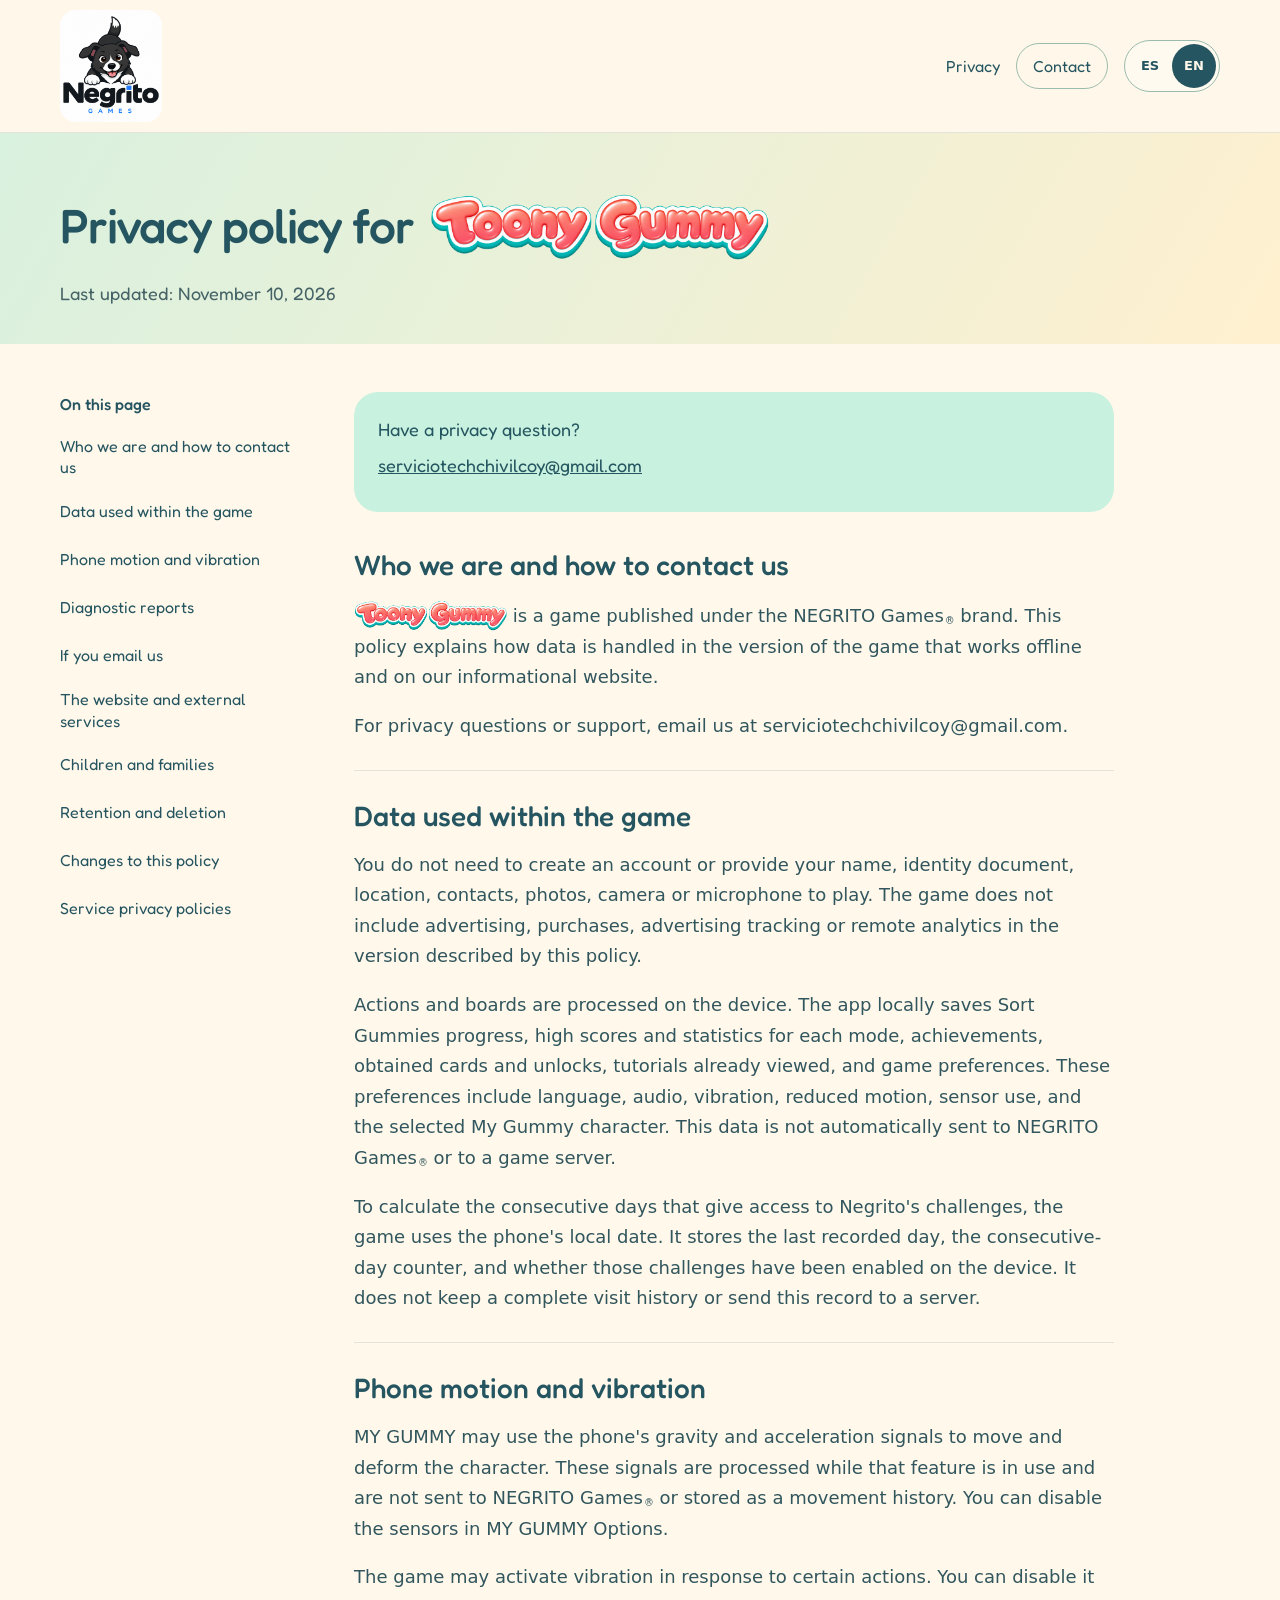
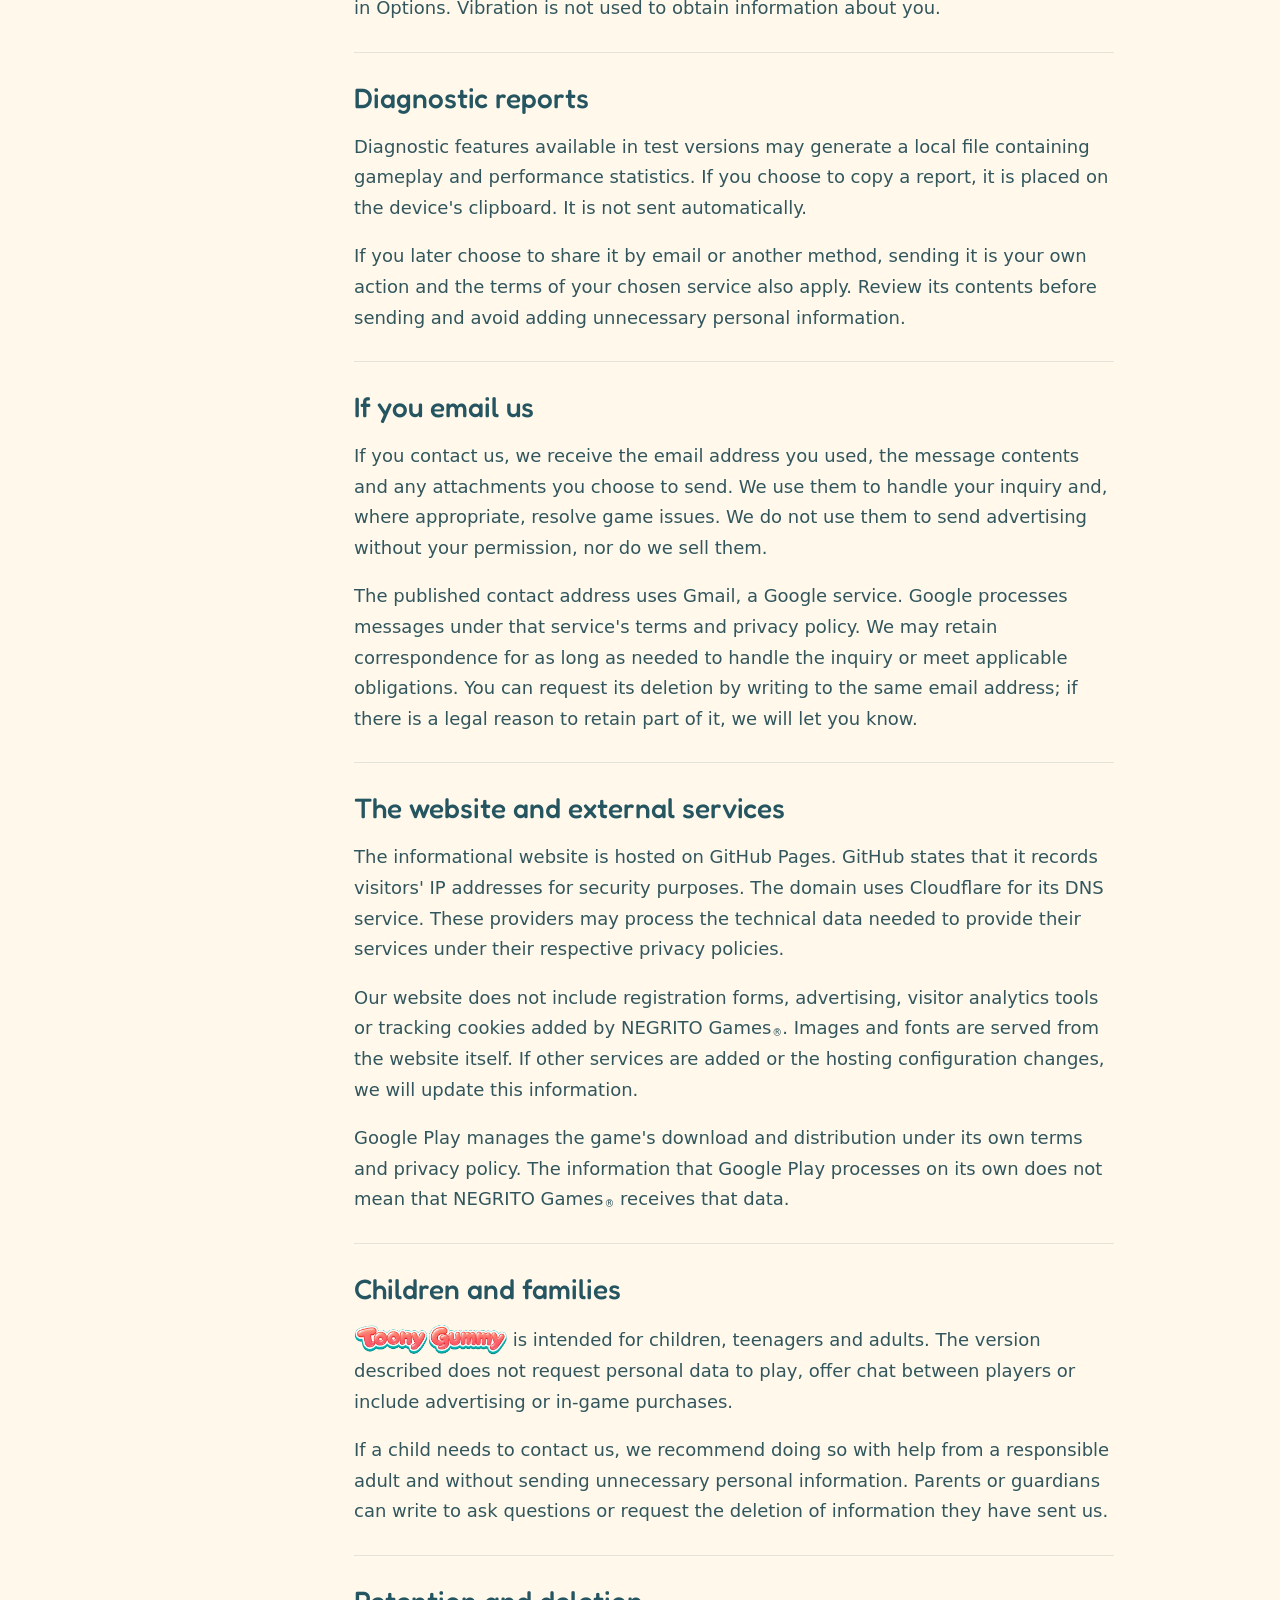
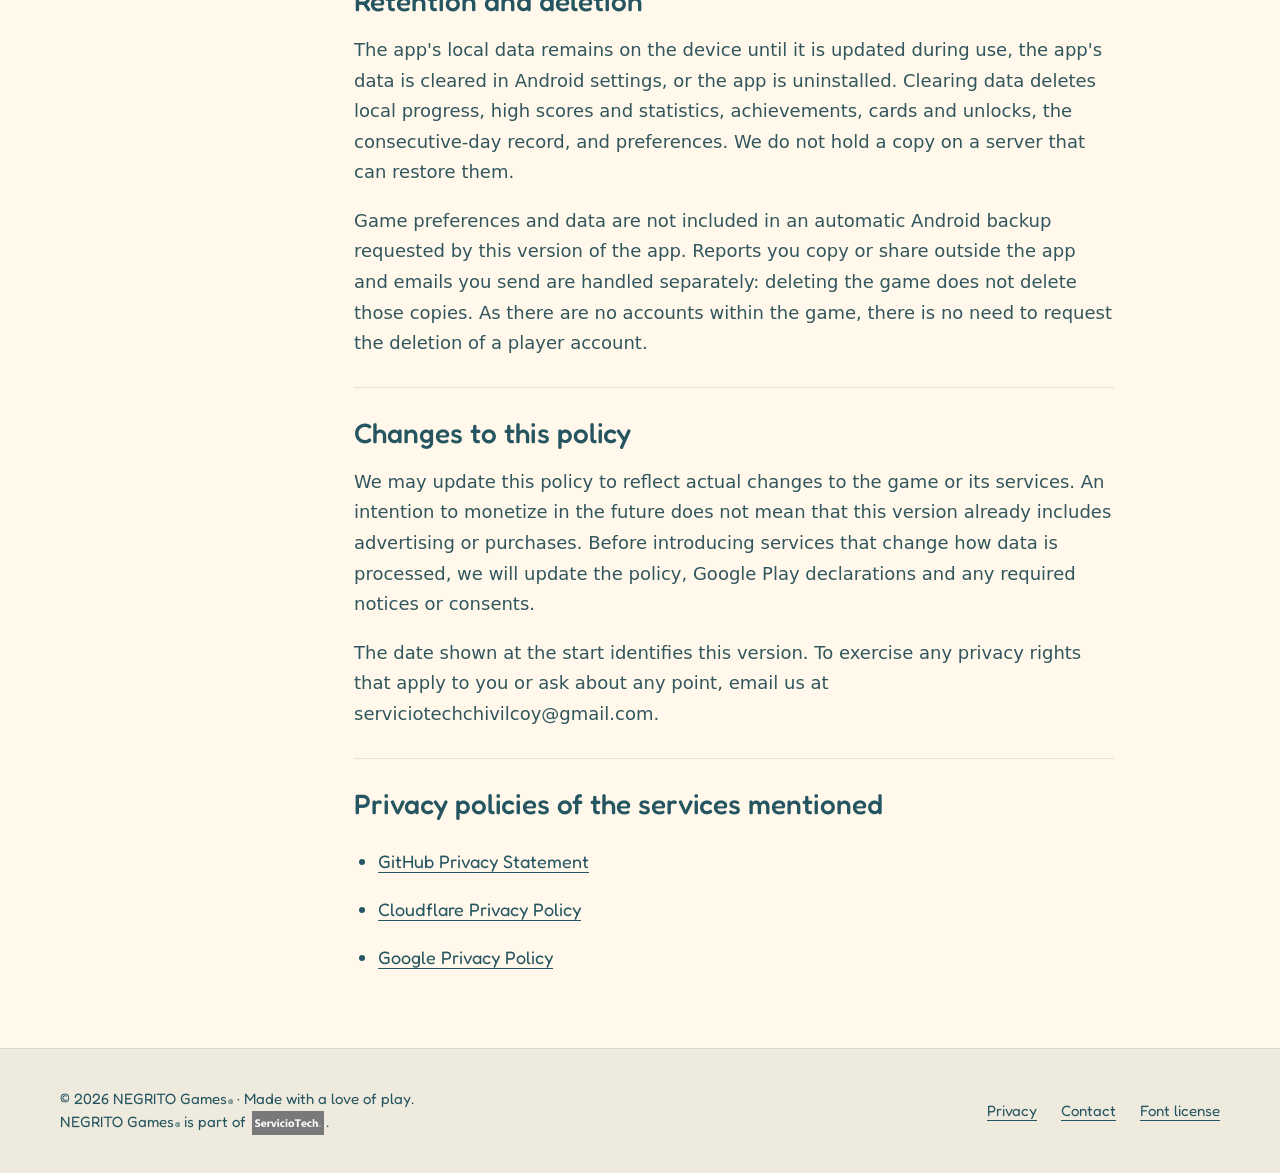
<file: en/toony-gummy/privacy/index.html>
<!doctype html>
<html lang="en"><head><meta charset="utf-8"><meta name="viewport" content="width=device-width,initial-scale=1"><meta name="theme-color" content="#fff3d5">
<title>Privacy policy for Toony Gummy · NEGRITO Games®</title><meta name="description" content="How Toony Gummy and the NEGRITO Games® website handle data. Information about offline play, support and privacy."><link rel="canonical" href="https://www.negritogames.com.ar/en/toony-gummy/privacy/"><link rel="alternate" hreflang="es" href="https://www.negritogames.com.ar/toony-gummy/privacidad/"><link rel="alternate" hreflang="en" href="https://www.negritogames.com.ar/en/toony-gummy/privacy/"><link rel="alternate" hreflang="x-default" href="https://www.negritogames.com.ar/toony-gummy/privacidad/">
<meta property="og:title" content="Privacy policy for Toony Gummy · NEGRITO Games®"><meta property="og:description" content="How Toony Gummy and the NEGRITO Games® website handle data. Information about offline play, support and privacy."><meta property="og:type" content="website"><meta property="og:url" content="https://www.negritogames.com.ar/en/toony-gummy/privacy/"><meta property="og:image" content="https://www.negritogames.com.ar/assets/toony-icon.png">
<link rel="icon" type="image/png" href="../../../assets/toony-icon.png"><link rel="stylesheet" href="../../../site.css?v=e5e79763d32f"></head>
<body><a class="skip" href="#contenido">Skip to content</a>
<header class="topbar"><div class="wrap nav">
<a class="studio" href="../../../en/" aria-label="NEGRITO Games®, home"><span class="studio-crop"><img src="../../../assets/negrito-games.png?v=21ca5c7ddd40" width="941" height="1672" alt="NEGRITO Games logo"></span></a>

<nav class="nav-links" aria-label="Main navigation"><a href="../../../en/toony-gummy/privacy/">Privacy</a><a class="contact" href="mailto:serviciotechchivilcoy@gmail.com">Contact</a><span class="language-switch" role="group" aria-label="Language"><a href="../../../toony-gummy/privacidad/" lang="es" hreflang="es" aria-label="Español">ES</a><a href="../../../en/toony-gummy/privacy/" lang="en" hreflang="en" aria-label="English" aria-current="page">EN</a></span></nav>
</div></header><main id="contenido"><section class="legal-hero"><div class="wrap"><h1>Privacy policy for <span class="toony-wordmark"><img src="../../../assets/toony-gummy.png?v=daf565818d6a" width="2172" height="724" alt="Toony Gummy"></span></h1><p>Last updated: November 10, 2026</p></div></section>
<div class="wrap legal-layout"><nav class="legal-nav legal-nav-desktop" aria-label="Privacy policy contents"><p class="legal-nav-title">On this page</p><a href="#seccion-1">Who we are and how to contact us</a><a href="#seccion-2">Data used within the game</a><a href="#seccion-3">Phone motion and vibration</a><a href="#seccion-4">Diagnostic reports</a><a href="#seccion-5">If you email us</a><a href="#seccion-6">The website and external services</a><a href="#seccion-7">Children and families</a><a href="#seccion-8">Retention and deletion</a><a href="#seccion-9">Changes to this policy</a><a href="#politicas-servicios">Service privacy policies</a></nav><details class="legal-mobile-index"><summary>On this page</summary><nav class="legal-nav" aria-label="Privacy policy contents"><a href="#seccion-1">Who we are and how to contact us</a><a href="#seccion-2">Data used within the game</a><a href="#seccion-3">Phone motion and vibration</a><a href="#seccion-4">Diagnostic reports</a><a href="#seccion-5">If you email us</a><a href="#seccion-6">The website and external services</a><a href="#seccion-7">Children and families</a><a href="#seccion-8">Retention and deletion</a><a href="#seccion-9">Changes to this policy</a><a href="#politicas-servicios">Service privacy policies</a></nav></details><article class="legal-article"><div class="contact-box">Have a privacy question?<br><a href="mailto:serviciotechchivilcoy@gmail.com">serviciotechchivilcoy@gmail.com</a></div><section id="seccion-1"><h2>Who we are and how to contact us</h2><p><span class="toony-wordmark"><img src="../../../assets/toony-gummy.png?v=daf565818d6a" width="2172" height="724" alt="Toony Gummy"></span> is a game published under the NEGRITO Games<span class="registered">®</span> brand. This policy explains how data is handled in the version of the game that works offline and on our informational website.</p><p>For privacy questions or support, email us at serviciotechchivilcoy@gmail.com.</p></section><section id="seccion-2"><h2>Data used within the game</h2><p>You do not need to create an account or provide your name, identity document, location, contacts, photos, camera or microphone to play. The game does not include advertising, purchases, advertising tracking or remote analytics in the version described by this policy.</p><p>Actions and boards are processed on the device. The app locally saves Sort Gummies progress, high scores and statistics for each mode, achievements, obtained cards and unlocks, tutorials already viewed, and game preferences. These preferences include language, audio, vibration, reduced motion, sensor use, and the selected My Gummy character. This data is not automatically sent to NEGRITO Games<span class="registered">®</span> or to a game server.</p><p>To calculate the consecutive days that give access to Negrito&#x27;s challenges, the game uses the phone&#x27;s local date. It stores the last recorded day, the consecutive-day counter, and whether those challenges have been enabled on the device. It does not keep a complete visit history or send this record to a server.</p></section><section id="seccion-3"><h2>Phone motion and vibration</h2><p>MY GUMMY may use the phone&#x27;s gravity and acceleration signals to move and deform the character. These signals are processed while that feature is in use and are not sent to NEGRITO Games<span class="registered">®</span> or stored as a movement history. You can disable the sensors in MY GUMMY Options.</p><p>The game may activate vibration in response to certain actions. You can disable it in Options. Vibration is not used to obtain information about you.</p></section><section id="seccion-4"><h2>Diagnostic reports</h2><p>Diagnostic features available in test versions may generate a local file containing gameplay and performance statistics. If you choose to copy a report, it is placed on the device&#x27;s clipboard. It is not sent automatically.</p><p>If you later choose to share it by email or another method, sending it is your own action and the terms of your chosen service also apply. Review its contents before sending and avoid adding unnecessary personal information.</p></section><section id="seccion-5"><h2>If you email us</h2><p>If you contact us, we receive the email address you used, the message contents and any attachments you choose to send. We use them to handle your inquiry and, where appropriate, resolve game issues. We do not use them to send advertising without your permission, nor do we sell them.</p><p>The published contact address uses Gmail, a Google service. Google processes messages under that service&#x27;s terms and privacy policy. We may retain correspondence for as long as needed to handle the inquiry or meet applicable obligations. You can request its deletion by writing to the same email address; if there is a legal reason to retain part of it, we will let you know.</p></section><section id="seccion-6"><h2>The website and external services</h2><p>The informational website is hosted on GitHub Pages. GitHub states that it records visitors&#x27; IP addresses for security purposes. The domain uses Cloudflare for its DNS service. These providers may process the technical data needed to provide their services under their respective privacy policies.</p><p>Our website does not include registration forms, advertising, visitor analytics tools or tracking cookies added by NEGRITO Games<span class="registered">®</span>. Images and fonts are served from the website itself. If other services are added or the hosting configuration changes, we will update this information.</p><p>Google Play manages the game&#x27;s download and distribution under its own terms and privacy policy. The information that Google Play processes on its own does not mean that NEGRITO Games<span class="registered">®</span> receives that data.</p></section><section id="seccion-7"><h2>Children and families</h2><p><span class="toony-wordmark"><img src="../../../assets/toony-gummy.png?v=daf565818d6a" width="2172" height="724" alt="Toony Gummy"></span> is intended for children, teenagers and adults. The version described does not request personal data to play, offer chat between players or include advertising or in-game purchases.</p><p>If a child needs to contact us, we recommend doing so with help from a responsible adult and without sending unnecessary personal information. Parents or guardians can write to ask questions or request the deletion of information they have sent us.</p></section><section id="seccion-8"><h2>Retention and deletion</h2><p>The app&#x27;s local data remains on the device until it is updated during use, the app&#x27;s data is cleared in Android settings, or the app is uninstalled. Clearing data deletes local progress, high scores and statistics, achievements, cards and unlocks, the consecutive-day record, and preferences. We do not hold a copy on a server that can restore them.</p><p>Game preferences and data are not included in an automatic Android backup requested by this version of the app. Reports you copy or share outside the app and emails you send are handled separately: deleting the game does not delete those copies. As there are no accounts within the game, there is no need to request the deletion of a player account.</p></section><section id="seccion-9"><h2>Changes to this policy</h2><p>We may update this policy to reflect actual changes to the game or its services. An intention to monetize in the future does not mean that this version already includes advertising or purchases. Before introducing services that change how data is processed, we will update the policy, Google Play declarations and any required notices or consents.</p><p>The date shown at the start identifies this version. To exercise any privacy rights that apply to you or ask about any point, email us at serviciotechchivilcoy@gmail.com.</p></section>
<section id="politicas-servicios"><h2>Privacy policies of the services mentioned</h2><ul class="legal-links"><li><a href="https://docs.github.com/en/site-policy/privacy-policies/github-general-privacy-statement">GitHub Privacy Statement</a></li><li><a href="https://www.cloudflare.com/privacypolicy/">Cloudflare Privacy Policy</a></li><li><a href="https://policies.google.com/privacy?hl=es">Google Privacy Policy</a></li></ul></section></article></div></main><footer class="footer"><div class="wrap footer-inner"><div><span>© 2026 NEGRITO Games<span class="registered">®</span> · Made with a love of play.</span><br><span>NEGRITO Games<span class="registered">®</span> is part of <a class="serviciotech-link" href="https://www.serviciotech.com.ar/" target="_blank" rel="noopener noreferrer"><img class="serviciotech-logo" src="../../../assets/serviciotech-logo.png?v=439c7f5a1507" width="480" height="160" alt="ServicioTech®"></a>.</span></div><div class="footer-links"><a href="../../../en/toony-gummy/privacy/">Privacy</a><a href="mailto:serviciotechchivilcoy@gmail.com">Contact</a><a href="../../../assets/OFL.txt">Font license</a></div></div></footer></body></html>
</file>
<file: site.css>
@font-face{font-family:Fredoka;src:url('assets/Fredoka.ttf') format('truetype');font-weight:300 700;font-display:swap}
:root{--ink:#255560;--muted:#456266;--paper:#fff8eb;--mint:#c8f2df;--pink:#ffdae5;--cream:#ffe8b0;--lavender:#e4d7fb;--deep:#246253;--copper:#d18a65;--mint-edge:#88bcae;--line:#25556020;--radius:32px}
*{box-sizing:border-box}html{scroll-behavior:smooth;scroll-padding-top:96px}body{margin:0;color:var(--ink);background:var(--paper);font-family:Fredoka,system-ui,sans-serif;font-weight:400;font-size:18px;line-height:1.55}a{color:inherit}button,a{-webkit-tap-highlight-color:transparent}a:focus-visible,summary:focus-visible{outline:3px solid #177e6a;outline-offset:6px}img{max-width:100%;height:auto;display:block}::selection{background:#ffcad0;color:var(--ink)}.wrap{width:min(1160px,calc(100% - 64px));margin:auto}.skip{position:absolute;top:-80px;left:20px;z-index:5;background:white;padding:12px 20px;border-radius:16px}.skip:focus{top:12px}.topbar{background:#fffaf0ed;border-bottom:1px solid var(--line)}.nav{min-height:132px;display:flex;justify-content:space-between;align-items:center;gap:24px}.studio{display:block;flex-shrink:0;text-decoration:none}.studio-crop{display:block;position:relative;width:102px;height:112px;overflow:hidden;background:white;border-radius:16px}.studio-crop img{position:absolute;max-width:none;width:126px;height:auto;left:-12px;top:-58px}.nav-links{display:flex;align-items:center;gap:28px;font-size:16px}.nav-links a{text-decoration:none}.nav-links a:hover{text-decoration:underline;text-underline-offset:6px}.nav-links .contact{padding:10px 20px;border:1px solid #9bbbad;border-radius:100px}
.hero{position:relative;overflow:hidden;background:radial-gradient(ellipse at 85% 18%,#ffdfdf 0,transparent 48%),radial-gradient(ellipse at 45% 100%,#c9f0df 0,transparent 55%),#fff3d5}.hero-grid{min-height:700px;display:grid;grid-template-columns:1.1fr 1fr;align-items:center;gap:60px;padding-top:70px;padding-bottom:76px}.eyebrow{font-size:14px;letter-spacing:.12em;text-transform:uppercase;font-weight:500;margin:0 0 24px}.game-logo{width:350px;margin:0 0 30px}.hero h1{font-size:clamp(42px,4.8vw,68px);line-height:1.04;letter-spacing:-.035em;font-weight:600;margin:0 0 24px;max-width:680px}.hero h1 em{font-style:normal;color:#3c9279}.hero-copy{font-size:21px;max-width:485px;margin:0 0 32px;color:#466b6a;line-height:1.5}.actions{display:flex;gap:14px;align-items:center;flex-wrap:wrap}.pill{border-radius:100px;display:inline-flex;align-items:center;justify-content:center;min-height:54px;padding:14px 24px;text-decoration:none;font-weight:500;transition:transform .2s,box-shadow .2s}.pill.primary{background:var(--ink);color:#fffaf0;box-shadow:0 5px 0 #193e47}.pill.primary:hover{transform:translateY(-3px);box-shadow:0 8px 0 #193e47}.pill.secondary{border:1px solid #94b8a7;background:#fffaf06b}.availability{display:block;margin-top:18px;color:#53756b;font-size:15px}.gummy-stage{position:relative;min-height:440px;display:grid;place-items:center}.halo-disc{position:absolute;width:420px;height:420px;border-radius:50%;background:#fffaf08f;border:1px solid #ffffffb3;box-shadow:0 25px 90px #92c8ae33}.app-icon{position:relative;width:340px;transform:rotate(-7deg);border-radius:29%;box-shadow:0 28px 42px -22px #2a705f70;animation:float 6s ease-in-out infinite}.stage-tag{position:absolute;background:var(--paper);border:1px solid #fff;box-shadow:0 6px 24px #25556012;padding:12px 20px;border-radius:20px;font-size:17px;z-index:1}.tag-one{top:12px;left:-4px;transform:rotate(-6deg)}.tag-two{right:-12px;bottom:12px;transform:rotate(5deg);background:#ede5fc}.hero-friend{position:absolute;width:145px;filter:drop-shadow(0 12px 12px #25556020);pointer-events:none}.friend-rosa{bottom:5px;left:-25px;transform:rotate(-14deg);animation:friend-float 7s ease-in-out infinite}.friend-lavanda{top:-6px;right:-28px;width:140px;transform:rotate(12deg);animation:friend-float 8s ease-in-out -3s infinite}.ribbon{border-block:1px solid var(--line);background:#fffdf6}.ribbon-inner{display:grid;grid-template-columns:repeat(3,minmax(0,1fr));justify-items:center;gap:18px;padding-block:22px;font-size:17px}.ribbon span{display:flex;align-items:center;gap:12px}.ribbon b{font-weight:400;color:#85bca5}.section{padding:100px 0}.section-heading{max-width:640px;margin-bottom:42px}.section h2{font-size:clamp(32px,3.8vw,48px);line-height:1.12;letter-spacing:-.025em;font-weight:500;margin:0 0 20px}.section p{color:var(--muted)}.section-heading p{font-size:20px;margin:0}.modes{display:grid;grid-template-columns:repeat(2,minmax(0,1fr));gap:22px}.mode{display:flex;flex-direction:column;border:1px solid #ffffffbb;border-radius:var(--radius);padding:32px;position:relative;overflow:hidden;min-height:240px}.mode.mint{background:var(--mint)}.mode.pink{background:var(--pink)}.mode.honey{background:var(--cream)}.mode.lavender{background:var(--lavender)}.mode-kicker{display:block;font-size:14px;font-weight:500;margin-bottom:24px;letter-spacing:.06em;text-transform:uppercase;padding-right:70px;color:#46645f}.mode h3{font-size:28px;line-height:1.15;letter-spacing:-.015em;font-weight:500;margin:0 0 12px}.mode p{max-width:390px;margin:0;padding-bottom:28px;font-size:18px}.mode-gummy{position:absolute;right:14px;top:8px;width:100px;filter:drop-shadow(0 5px 6px #25556013)}.mode h3{padding-right:55px}.mode-preview{height:225px;flex-shrink:0;margin:auto -32px -32px;position:relative;overflow:hidden;isolation:isolate;mask-image:linear-gradient(to bottom,transparent 0,#000 22%,#000 76%,transparent 100%);-webkit-mask-image:linear-gradient(to bottom,transparent 0,#000 22%,#000 76%,transparent 100%)}.mode-preview img{width:100%;height:100%;object-fit:cover;object-position:50% 56%;transform:scale(1.03)}.preview-foco img{object-position:50% 32%}.preview-ordenar img{object-position:50% 42%}.preview-rush img{object-position:50% 78%}.mode-preview:after{content:'';position:absolute;inset:-4px;pointer-events:none;backdrop-filter:blur(4px);mask-image:linear-gradient(to right,#000,transparent 18%,transparent 82%,#000);-webkit-mask-image:linear-gradient(to right,#000,transparent 18%,transparent 82%,#000)}@media(max-width:650px){.mode-preview{height:200px;margin:auto -28px -28px}.mode-kicker{font-size:12px}}
.touch-section{background:linear-gradient(135deg,#e6f3e8,#f5e8ee)}.touch-grid{display:grid;grid-template-columns:1fr 1fr;gap:72px;align-items:center}.touch-art{margin:0;position:relative;min-width:0;display:grid;place-items:center}.touch-art .my-gummy-poses{display:block;width:100%;max-width:510px;height:auto;object-fit:contain;animation:none;transition:none;transform:none}.small-label{display:inline-block;font-size:13px;padding:7px 12px;border:1px solid #6f9d8980;border-radius:100px;margin-bottom:22px;letter-spacing:.05em}.touch-copy p{font-size:20px;max-width:490px}.plain-note{font-size:15px!important;color:#59716c!important}.about-grid{display:grid;grid-template-columns:1.15fr .85fr;gap:72px;align-items:center}.about-copy p{font-size:21px;max-width:550px}.brand-card{margin:0;width:100%;background:#fff;border-radius:40px;overflow:hidden;aspect-ratio:1/1;max-width:370px;justify-self:end;box-shadow:0 15px 50px #2555600c}.brand-card img{width:100%;height:100%;object-fit:cover;object-position:center 49%}.contact-band{padding:40px;background:#d7eddf;border:1px solid #c8e2d1;border-radius:var(--radius);display:flex;align-items:center;justify-content:space-between;gap:28px}.contact-band h2{font-size:30px;margin:0 0 8px}.contact-band p{margin:0;color:#42665f}.contact-band a{overflow-wrap:anywhere}.footer{padding:38px 0;background:#f1eee5;border-top:1px solid var(--line);font-size:15px}.registered{display:inline-block;font-size:.55em;line-height:0;vertical-align:baseline;transform:translateY(.16em);letter-spacing:0;margin-left:.1em}.serviciotech-link{display:inline-block;width:8em;vertical-align:middle;margin-inline:.15em}.serviciotech-logo{display:block;width:100%;height:auto;border-radius:0;object-fit:contain}.footer-inner{display:flex;align-items:center;justify-content:space-between;gap:28px;flex-wrap:wrap}.footer a{text-underline-offset:4px}.footer-links{display:flex;gap:24px;flex-wrap:wrap}
.legal-hero{padding:56px 0 36px;background:linear-gradient(120deg,#e4f3e7,#fff3d5)}
.nav-links{gap:16px}.nav-links .contact{padding-inline:16px}
.language-switch{display:inline-flex;align-items:center;border:1px solid #9bbbad;border-radius:100px;padding:3px;background:#fffaf0}
.nav-links .language-switch a{display:flex;align-items:center;justify-content:center;min-width:44px;min-height:44px;border-radius:100px;font-family:system-ui,sans-serif;font-size:13px;font-weight:600;text-decoration:none}
.language-switch a[aria-current="page"]{background:var(--ink);color:var(--paper)}
.language-switch a:not([aria-current]):hover{background:var(--mint)}
.availability p{margin:0}.store-platforms{display:flex;align-items:center;flex-wrap:wrap;gap:12px;margin:12px 0 0;padding:0;list-style:none}
.store-platform{display:flex;align-items:center;gap:10px;min-height:56px;padding:10px 14px;background:#fffaf0b3;border:1px solid var(--line);border-radius:14px;color:#252525;font-family:system-ui,sans-serif;font-size:25px;font-weight:500;line-height:1.2}
.store-platform>img{width:32px;height:32px;object-fit:contain}.store-platform>img.google-play-wordmark{width:148px;height:auto}
@media(max-width:650px){.store-platforms{display:grid;grid-template-columns:repeat(2,minmax(0,1fr));gap:10px;max-width:390px}.store-platform{justify-content:center;min-width:0;gap:6px;padding:10px;font-size:18px}.store-platform>img{width:24px;height:24px;flex-shrink:0}.store-platform>img.google-play-wordmark{width:148px;min-width:0;max-width:100%;height:auto;flex-shrink:1}.store-platform>span{white-space:nowrap}}
.nav-with-game{display:grid;grid-template-columns:minmax(0,1fr) auto minmax(0,1fr);gap:24px}
.nav-with-game .studio{justify-self:start}.nav-with-game .nav-links{justify-self:end;white-space:nowrap}
.header-game{display:block;width:clamp(280px,35vw,480px);text-decoration:none}
.header-wordmark{display:block;position:relative;width:100%;aspect-ratio:4.65;overflow:hidden}
.header-wordmark img{position:absolute;top:50%;width:100%;height:auto;transform:translateY(-50%)}
.legal-hero h1{display:flex;align-items:center;gap:clamp(6px,1.2vw,16px);white-space:nowrap;font-size:clamp(16px,4.6vw,48px);font-weight:500;letter-spacing:-.025em;line-height:1.12;margin:0 0 18px;max-width:none}
.legal-hero p{margin:0;color:var(--muted);font-size:clamp(14px,1.6vw,18px)}
.legal-layout{display:grid;grid-template-columns:230px minmax(0,1fr);gap:64px;padding-top:48px;padding-bottom:64px}
.legal-nav{align-self:start;position:sticky;top:32px;font-size:16px}
.legal-nav-title{font-weight:500;margin:0 0 12px;color:var(--ink)}
.legal-nav a{display:flex;align-items:center;min-height:44px;padding:7px 0;text-decoration:none;margin-bottom:4px;line-height:1.35}
.legal-nav a:hover{text-decoration:underline;text-underline-offset:4px}
.legal-mobile-index{display:none}
.legal-article{max-width:760px;min-width:0}
.legal-article h2{font-size:28px;font-weight:500;margin:0 0 16px;line-height:1.25}
.legal-article section{padding-bottom:28px;margin-bottom:28px;border-bottom:1px solid var(--line);scroll-margin-top:32px}
.legal-article section:last-child{padding-bottom:0;margin-bottom:0;border-bottom:0}
.legal-article p{margin:0 0 18px;overflow-wrap:anywhere;color:#31565d;font-family:system-ui,sans-serif;font-size:18px;line-height:1.7}
.legal-article section p:last-child{margin-bottom:0}
.legal-article .contact-box{padding:24px;border-radius:24px;background:var(--mint);margin-bottom:36px}
.contact-box a{display:inline-block;min-height:44px;padding-block:8px;overflow-wrap:anywhere}
.legal-links{margin-bottom:0;padding-left:24px}
.legal-links li{margin-bottom:4px;overflow-wrap:anywhere}
.legal-links a{display:inline-block;min-height:44px;padding-block:8px;text-underline-offset:4px}
.not-found{text-align:center;padding:110px 0}.not-found h1{font-size:48px;line-height:1.1}
.toony-wordmark{display:inline-block;position:relative;width:8.5em;height:1.8em;overflow:hidden;vertical-align:-.5em}.toony-wordmark img{position:absolute;top:50%;width:100%;max-width:none;height:auto;transform:translateY(-50%)}.legal-hero h1 .toony-wordmark{display:inline-block;flex:0 0 auto;width:clamp(90px,28vw,340px);height:auto;aspect-ratio:4.65;margin:0}
@keyframes friend-float{0%,100%{translate:0 0}50%{translate:0 -8px}}
@keyframes float{0%,100%{transform:translateY(0) rotate(-7deg)}50%{transform:translateY(-12px) rotate(-4deg)}}
@media(max-width:900px){.hero-grid{gap:30px;min-height:640px}.app-icon{width:270px}.halo-disc{width:320px;height:320px}.gummy-stage{min-height:360px}.tag-one{left:0;top:0}.tag-two{right:0;bottom:0}.stage-tag{font-size:14px;padding:10px 14px}.hero-friend{width:120px}.friend-lavanda{right:-10px;top:5px}.friend-rosa{left:-12px;bottom:5px}.touch-grid{gap:30px}.about-grid{gap:40px}.legal-layout{gap:32px;grid-template-columns:190px minmax(0,1fr)}}
@media(max-width:650px){.wrap{width:calc(100% - 40px)}.nav{min-height:102px;gap:14px}.studio-crop{width:80px;height:88px;border-radius:12px}.studio-crop img{width:98px;left:-9px;top:-45px}.nav-links{gap:16px;font-size:15px}.nav-links .contact{display:none}.hero-grid{grid-template-columns:1fr;padding-top:42px;padding-bottom:50px;gap:36px}.hero h1{font-size:46px;max-width:450px}.hero-copy{font-size:20px}.eyebrow{font-size:12px;margin-bottom:20px}.game-logo{width:285px;margin-bottom:24px}.gummy-stage{min-height:330px;width:min(100%,350px);justify-self:center}.app-icon{width:255px}.halo-disc{width:300px;height:300px}.tag-one{left:0;top:0}.tag-two{right:0;bottom:0}.ribbon-inner{display:flex;flex-wrap:wrap;justify-content:center;padding-block:19px;font-size:14px;gap:8px 20px}.ribbon span{gap:8px}.section{padding:64px 0}.section-heading{margin-bottom:30px}.modes{grid-template-columns:1fr;gap:16px}.mode{padding:28px;min-height:215px}.mode-kicker{margin-bottom:22px}.mode p{font-size:18px}.touch-grid,.about-grid{grid-template-columns:1fr;gap:30px}.touch-art{width:min(100%,430px);justify-self:center}.touch-copy{grid-row:1}.touch-copy p,.about-copy p{font-size:20px}.brand-card{justify-self:center;width:270px}.contact-band{padding:28px;align-items:flex-start;flex-direction:column;gap:22px}.contact-band h2{font-size:28px}.contact-band .pill{width:100%;font-size:16px}.footer-inner{flex-direction:column;align-items:flex-start;gap:18px}.footer-links{gap:16px}.legal-hero{padding:46px 0 32px}.legal-layout{grid-template-columns:1fr;padding-top:30px;gap:30px;padding-bottom:45px}.legal-nav{position:static;padding-bottom:18px;border-bottom:1px solid var(--line);display:flex;gap:10px 20px;flex-wrap:wrap}.legal-nav a{font-size:14px;margin:0}.legal-article h2{font-size:25px}.legal-article p{font-size:16px}.actions .pill{font-size:16px;padding:12px 19px}.not-found h1{font-size:36px}}
@media(max-width:360px){.hero h1{font-size:40px}.studio{font-size:17px}.nav-links{gap:10px;font-size:14px}.wrap{width:calc(100% - 32px)}.hero-grid{padding-top:32px}.gummy-stage{min-height:310px}.halo-disc{width:270px;height:270px}.app-icon{width:230px}.stage-tag{font-size:13px}.game-logo{width:250px}}
@media(max-width:1100px){.nav-with-game{grid-template-columns:1fr 1fr;gap:6px 16px;padding-top:8px;padding-bottom:20px}.nav-with-game .header-game{grid-column:1/-1;grid-row:2;justify-self:center;width:min(480px,100%)}.nav-with-game .nav-links{grid-column:2;grid-row:1}}
@media(max-width:650px){.nav-with-game .header-game{width:min(420px,100%)}.hero h1{font-size:clamp(30px,9.5vw,42px)}.legal-article p{font-size:17px}.legal-nav-desktop{display:none}.legal-mobile-index{display:block;border:1px solid var(--line);border-radius:16px;background:#e4f3e7}.legal-mobile-index summary{cursor:pointer;min-height:44px;padding:12px 16px;font-size:17px;font-weight:500;line-height:1.3}.legal-mobile-index .legal-nav{display:block;padding:0 16px 12px;border:0}.legal-mobile-index .legal-nav a{font-size:15px}.legal-article .contact-box{font-size:17px}}
/* Match the game's cream surfaces, mint buttons and colored edge washes. */
.topbar{background:#fff8ebf5}
.hero{background:radial-gradient(ellipse at 100% 0,#ffb6b18c,transparent 52%),radial-gradient(ellipse at 0 90%,#8ce0cc99,transparent 50%),radial-gradient(ellipse at 100% 100%,#d9c7f280,transparent 46%),linear-gradient(135deg,#fff2d9,#edf7e5 60%,#fff9e8)}
.hero h1 em{color:#28755e}.hero-copy{color:#3d6262}
.pill.primary{color:var(--ink);background:linear-gradient(#f9fff1,#bcebd6);border:1px solid var(--mint-edge);box-shadow:inset 0 2px 0 #ffffffb3,0 5px 0 #88bcae,0 8px 14px #25556012}
.pill.primary:hover{box-shadow:inset 0 2px 0 #ffffffb3,0 8px 0 #88bcae,0 11px 18px #25556018}
.pill.primary:active{transform:translateY(3px);box-shadow:inset 0 2px 0 #ffffff80,0 2px 0 #88bcae}
.pill.secondary{background:#fffaf0cc;border-color:#a6c8b8;box-shadow:inset 0 2px 0 #ffffffb3,0 3px 0 #c6ddcf}
.pill.secondary:hover{transform:translateY(-2px);box-shadow:inset 0 2px 0 #ffffffb3,0 5px 0 #c6ddcf}
.pill.secondary:active{transform:translateY(2px);box-shadow:inset 0 2px 0 #ffffff80,0 1px 0 #c6ddcf}
.mode-preview:after{backdrop-filter:blur(2px)}
.mode{box-shadow:inset 0 2px 0 #ffffffb3,0 8px 24px #25556008}
.mode.mint{background:linear-gradient(145deg,#e5faed,var(--mint));border-color:#92d9b9}
.mode.pink{background:linear-gradient(145deg,#fff0f2,var(--pink));border-color:#f4b6cb}
.mode.honey{background:linear-gradient(145deg,#fff4d7,var(--cream));border-color:#edcb84}
.mode.lavender{background:linear-gradient(145deg,#f3edff,var(--lavender));border-color:#c8b1ed}
.touch-section{background:radial-gradient(ellipse at 0 0,#c6eddd,transparent 65%),radial-gradient(ellipse at 100% 100%,#e6d9f2,transparent 65%),#fff8e8}
.contact-band{background:linear-gradient(135deg,#e3f5e8,#c7e8d8);border-color:#a8cebb}
.legal-hero{background:linear-gradient(120deg,#d9f1df,#fff0cf)}
.footer{background:#eeeadd}
.footer .serviciotech-link{width:4.8em}
@media(max-width:650px){.hero-grid>div:first-child{min-width:0;width:100%;text-align:center}.hero h1,.hero-copy{margin-inline:auto}.hero .actions,.hero .store-platforms{display:grid;grid-template-columns:repeat(2,minmax(0,1fr));gap:10px;width:100%;max-width:390px;margin-inline:auto}.hero .actions{align-items:stretch}.hero .actions .pill{min-width:0;min-height:54px;padding:12px 10px;font-size:15px}.hero .availability{text-align:center}}
.collection-jump{display:inline-flex;align-items:center;gap:12px;margin-top:26px;min-height:44px;font-size:16px;font-weight:500;text-underline-offset:5px;text-decoration-thickness:1px}
.collection-section{background:radial-gradient(ellipse at 100% 55%,#d18a6512,transparent 55%),linear-gradient(180deg,var(--paper),#eaf5e9 68%,var(--paper));border-block:1px solid var(--line)}
.collection-section .section-heading{max-width:720px}.collection-grid{display:grid;grid-template-columns:repeat(6,minmax(0,1fr));align-items:start;gap:20px;list-style:none;margin:0;padding:0}
.collection-item{min-width:0}.collection-meta{margin-bottom:18px;text-align:center}.collection-meta h3{font-size:25px;font-weight:500;line-height:1.2;margin:0 0 6px}.collection-meta p{font-size:14px;margin:0;color:#536f65}
.collection-flip{position:relative}.collection-flip>summary{display:block;cursor:pointer;list-style:none;border-radius:14px}.collection-flip>summary::-webkit-details-marker{display:none}.collection-turn{display:grid;position:relative;aspect-ratio:5/7;transform-style:preserve-3d;transition:transform .65s cubic-bezier(.2,.7,.25,1)}
.collection-face{grid-area:1/1;display:block;width:100%;height:100%;object-fit:contain;backface-visibility:hidden;-webkit-backface-visibility:hidden}.collection-face-back{transform:rotateY(180deg)}.collection-flip[open] .collection-turn{transform:rotateY(180deg)}
.collection-hidden>img{display:block;width:100%;height:auto;aspect-ratio:5/7;object-fit:contain}.collection-action{display:flex;align-items:center;justify-content:center;gap:8px;min-height:52px;margin:10px 0 0;font-size:14px;line-height:1.3;text-align:center;color:#46645c}.collection-flip .collection-action{color:var(--ink);text-decoration:underline;text-underline-offset:5px}.collection-action svg{flex-shrink:0}
.collection-to-front{display:none}.collection-flip[open] .collection-to-front{display:inline}.collection-flip[open] .collection-to-back{display:none}
.collection-requirements{margin-top:8px;border:1px solid #a6c8b8;border-radius:16px;background:#fffdf6}.collection-requirements>summary{display:flex;align-items:center;justify-content:space-between;gap:8px;min-height:48px;padding:12px;font-size:15px;font-weight:500;line-height:1.3;cursor:pointer;list-style:none}.collection-requirements>summary::-webkit-details-marker{display:none}.collection-requirements>summary:after{content:'+';font-size:22px;line-height:1;font-weight:400}.collection-requirements[open]>summary:after{content:'−'}.collection-requirements>div{padding:0 14px 16px;font-size:15px;line-height:1.55}.collection-requirements p{margin:0 0 10px;color:#31565d}.collection-requirements ul{margin:0;padding-left:19px;color:#31565d}.collection-requirements li+li{margin-top:10px}
.collection-note{max-width:650px;margin:30px auto 0;text-align:center;font-size:16px;color:#46645c!important}.collection-scroll-hint{display:none}.visually-hidden{position:absolute;width:1px;height:1px;padding:0;margin:-1px;overflow:hidden;clip:rect(0,0,0,0);white-space:nowrap;border:0}
@media(max-width:1100px){.collection-grid{gap:14px}.collection-meta h3{font-size:23px}.collection-action{font-size:13px}.collection-requirements>summary{font-size:14px;padding-inline:10px}}
.collection-special .collection-meta p{color:#335a78}
.collection-special .collection-requirements{border-color:#a8bdcf;background:#f6f8fb}
.collection-requirements .collection-special-note{margin:14px 0 0;padding-top:12px;border-top:1px solid var(--line);font-size:14px}
@media(max-width:1100px){.collection-scroll-hint{display:flex;align-items:center;justify-content:space-between;gap:16px;margin:0 0 12px;font-size:14px;color:#46645c!important}.collection-grid{grid-template-columns:none;grid-auto-flow:column;grid-auto-columns:min(68vw,280px);gap:24px;overflow-x:auto;overscroll-behavior-x:contain;scroll-snap-type:x mandatory;scroll-padding-inline:8px;padding:8px 8px 22px;margin-inline:-8px;scrollbar-width:thin;scrollbar-color:#88bcae #e2eee5}.collection-item{scroll-snap-align:start;scroll-snap-stop:always}.collection-action{font-size:15px}.collection-meta h3{font-size:26px}.collection-meta p{font-size:15px}.collection-requirements>summary{font-size:16px;padding:14px}.collection-requirements>div{font-size:16px}}
@media(prefers-reduced-motion:reduce){html{scroll-behavior:auto}*,*:before,*:after{animation:none!important;transition:none!important}}
</file>
